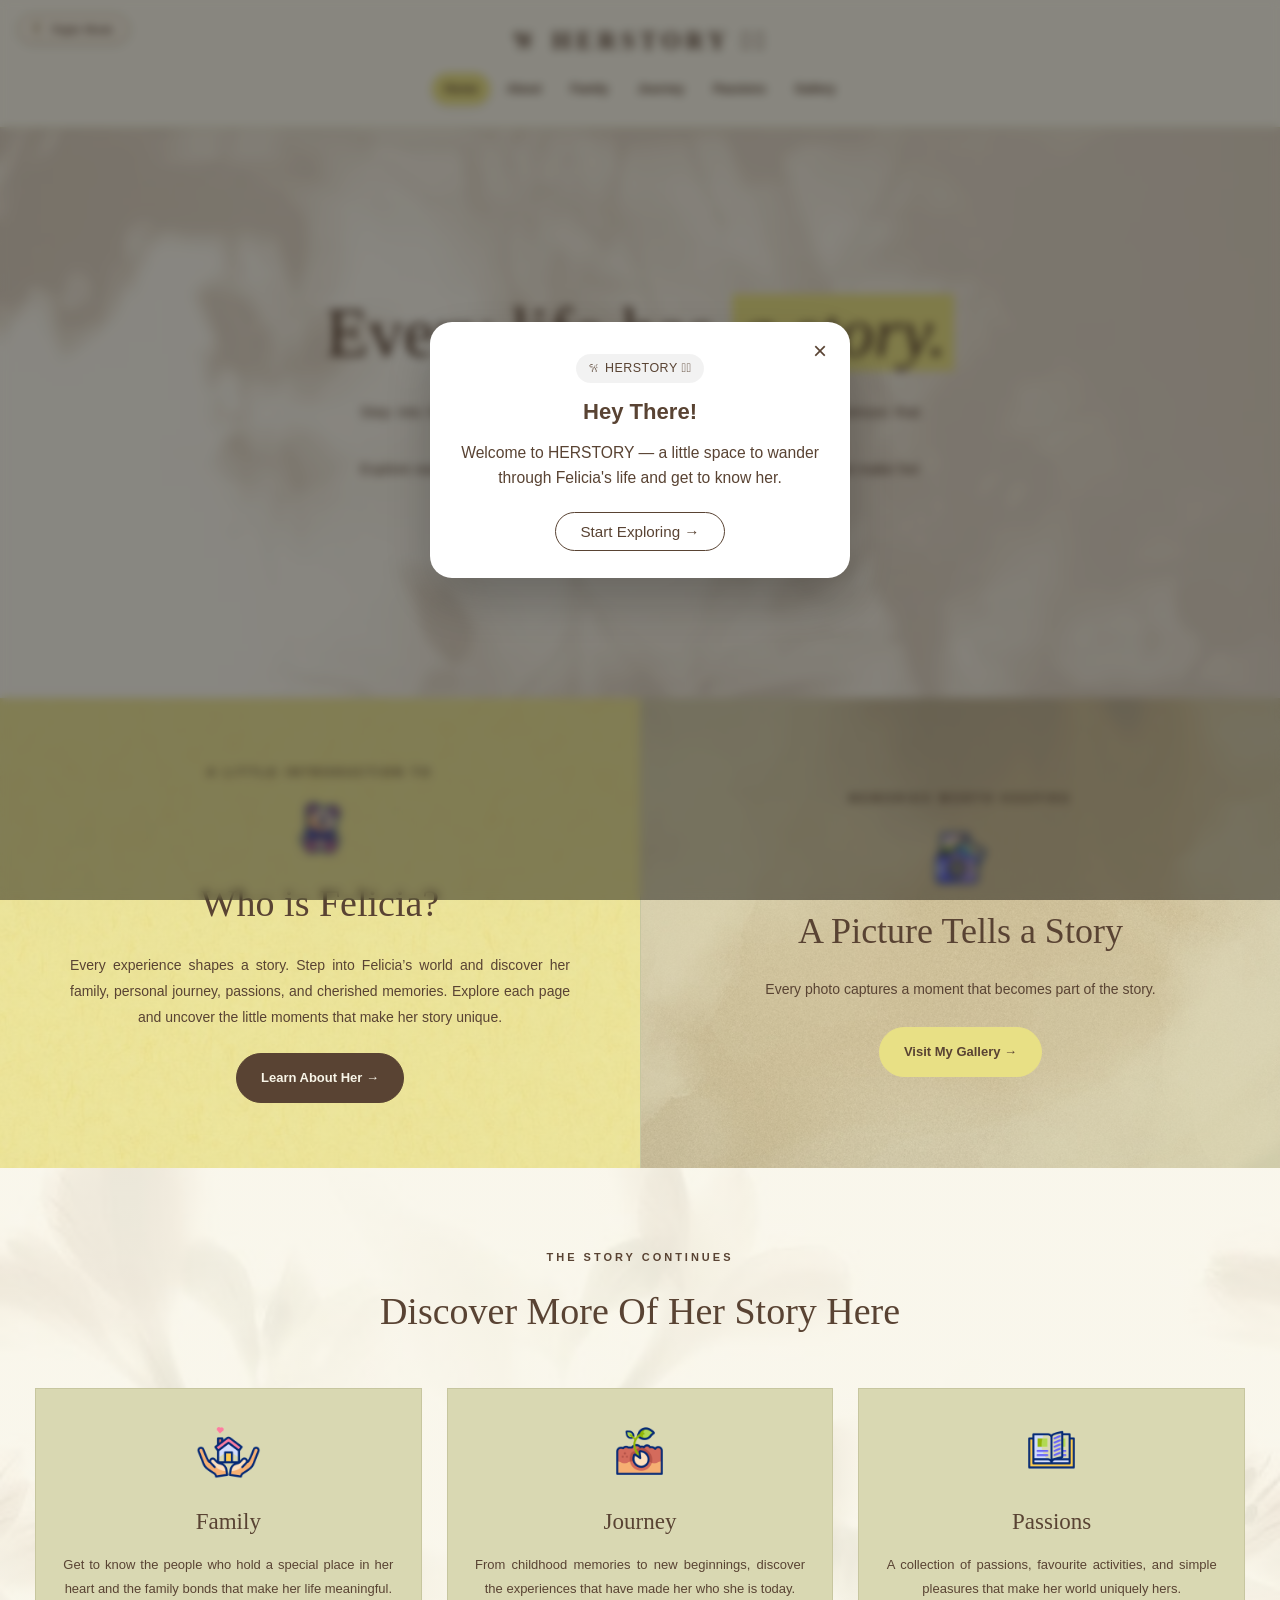
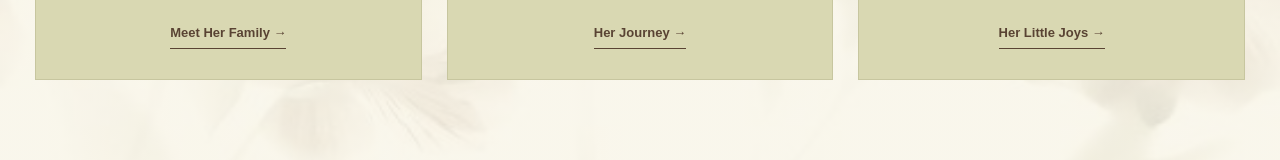
<file: index.html>
<!DOCTYPE html>
<html lang="en">

<head>

    <meta charset="UTF-8">
    <meta name="viewport" content="width=device-width, initial-scale=1.0">

    <title>The Essence of Her | Personal Profile</title>

    <link rel="icon" type="image/png" href="reading.png">

    <!-- PRELOAD SAVED NIGHT MODE -->
    <script>
        try {
            if (localStorage.getItem("herstory_night_mode") === "true") {
                document.documentElement.classList.add("night-mode");
            }
        } catch (error) {
            console.log("Unable to load saved theme.");
        }
    </script>

    <link rel="stylesheet" href="style1.css">

    <style>
        .welcome-popup-overlay {
            display: none;
            position: fixed;
            inset: 0;
            background: rgba(0, 0, 0, 0);
            backdrop-filter: blur(0px);
            z-index: 2000;
            align-items: center;
            justify-content: center;
            padding: 20px;
            transition: background 0.3s ease, backdrop-filter 0.3s ease;
        }

        .welcome-popup-overlay.is-open {
            display: flex;
            background: rgba(0, 0, 0, 0.45);
            backdrop-filter: blur(5px);
        }

        .welcome-popup-card {
            position: relative;
            max-width: 420px;
            width: 100%;
            padding: 30px 26px 26px;
            border-radius: 22px;
            border: 1px solid rgba(255, 255, 255, 0.65);
            background: #ffffff;
            color: inherit;
            box-shadow: 0 22px 50px rgba(0, 0, 0, 0.22);
            text-align: center;
            opacity: 0;
            transform: scale(0.76) translateY(18px);
        }

        .welcome-popup-overlay.is-active .welcome-popup-card {
            opacity: 1;
            animation: popupPopIn 0.48s cubic-bezier(0.34, 1.56, 0.64, 1) forwards;
        }

        .welcome-popup-overlay.is-closing .welcome-popup-card {
            animation: popupPopOut 0.22s ease-in forwards;
        }

        @keyframes popupPopIn {
            0% {
                opacity: 0;
                transform: scale(0.76) translateY(18px);
            }
            65% {
                opacity: 1;
                transform: scale(1.04) translateY(-3px);
            }
            100% {
                opacity: 1;
                transform: scale(1) translateY(0);
            }
        }

        @keyframes popupPopOut {
            0% {
                opacity: 1;
                transform: scale(1) translateY(0);
            }
            100% {
                opacity: 0;
                transform: scale(0.88) translateY(10px);
            }
        }

        html.night-mode .welcome-popup-card,
        body.night-mode .welcome-popup-card {
            background: #1e1e26;
            border-color: rgba(255, 255, 255, 0.14);
        }

        .welcome-popup-badge {
            display: inline-block;
            margin-bottom: 10px;
            padding: 4px 12px;
            border-radius: 999px;
            font-size: 0.78rem;
            letter-spacing: 0.04em;
            background: rgba(0, 0, 0, 0.05);
        }

        html.night-mode .welcome-popup-badge,
        body.night-mode .welcome-popup-badge {
            background: rgba(255, 255, 255, 0.08);
        }

        .welcome-popup-close {
            position: absolute;
            top: 12px;
            right: 14px;
            background: transparent;
            border: none;
            color: inherit;
            font-size: 1.5rem;
            line-height: 1;
            cursor: pointer;
            padding: 4px 8px;
            border-radius: 50%;
            transition: transform 0.2s ease, opacity 0.2s ease;
        }

        .welcome-popup-close:hover {
            transform: scale(1.15);
            opacity: 0.75;
        }

        .welcome-popup-title {
            margin: 0 0 10px;
            font-size: 1.38rem;
        }

        .welcome-popup-text {
            margin: 0 0 22px;
            font-size: 0.98rem;
            line-height: 1.58;
        }

        .welcome-popup-btn {
            cursor: pointer;
            padding: 10px 24px;
            border-radius: 999px;
            border: 1px solid currentColor;
            background: transparent;
            color: inherit;
            font-size: 0.95rem;
            transition: transform 0.2s cubic-bezier(0.34, 1.56, 0.64, 1), opacity 0.2s ease;
        }

        .welcome-popup-btn:hover {
            transform: translateY(-2px) scale(1.03);
        }

        .welcome-popup-btn:active {
            transform: scale(0.96);
        }
    </style>

</head>

<body>

    <!-- WELCOME POPUP NOTIFICATION (INDEX.HTML ONLY) -->
    <div class="welcome-popup-overlay" id="welcomePopup" role="dialog" aria-modal="true" aria-labelledby="welcomePopupTitle">
        <div class="welcome-popup-card">
            <button type="button" class="welcome-popup-close" id="closeWelcomePopupX" aria-label="Close welcome popup">&times;</button>
            <div class="welcome-popup-badge">𐙚 HERSTORY 𓍯𓂃</div>
            <h2 class="welcome-popup-title" id="welcomePopupTitle">Hey There!</h2>
            <p class="welcome-popup-text">
                Welcome to HERSTORY — a little space to wander through Felicia's life and get to know her.
            </p>
            <button type="button" class="welcome-popup-btn" id="closeWelcomePopupBtn">Start Exploring &rarr;</button>
        </div>
    </div>

    <!-- SCROLL PROGRESS INDICATOR -->
    <div id="scroll-progress"></div>

    <!-- DAY / NIGHT MODE TOGGLE BUTTON -->
    <button type="button" class="night-toggle-btn" id="nightToggleBtn" aria-label="Toggle Day or Night Mode">
        <span class="night-icon" id="nightIcon">&#9728;</span>
        <span id="nightLabel">Night Mode</span>
    </button>

    <!-- FALLING FLOWER PETALS -->
    <div class="petal-container"></div>


    <!-- NAVBAR -->
    <header>

        <nav class="navbar">

            <div class="logo">
                𐙚 HERSTORY 𓍯𓂃
            </div>

            <ul class="nav-links">

                <li>
                    <a href="index.html" class="active">
                        Home
                    </a>
                </li>

                <li>
                    <a href="about.html">
                        About
                    </a>
                </li>

                <li>
                    <a href="family.html">
                        Family
                    </a>
                </li>

                <li>
                    <a href="journey.html">
                        Journey
                    </a>
                </li>

                <li>
                    <a href="passion.html">
                        Passions
                    </a>
                </li>

                <li>
                    <a href="gallery.html">
                        Gallery
                    </a>
                </li>

            </ul>

        </nav>

    </header>


    <main>

        <!-- HERO SECTION -->
        <section class="hero">

            <div class="hero-text">

                <h1>
                    Every life has
                    <span>a story.</span>
                </h1>

                <p class="hero-description">
                    Step into her world and discover the people she cherishes,
                    the experiences that shape her, and the little moments
                    that make her who she is.<br>

                    Explore each page, uncover the memories, and discover
                    the chapters that make her story uniquely her own.
                </p>

            </div>

        </section>


        <!-- =========================================
             INTRODUCTION + GALLERY
        ========================================== -->

        <section class="intro-gallery">


            <!-- INTRODUCTION -->

            <div class="introduction">

                <div class="section-label">
                    A little introduction to
                </div>

                <img
                    src="tedy.gif"
                    alt="Animated decoration"
                    class="intro-gif"
                >

                <h2>
                    Who is Felicia?
                </h2>

                <p class="description">
                    Every experience shapes a story. Step into Felicia’s world
                    and discover her family, personal journey, passions, and
                    cherished memories. Explore each page and uncover the
                    little moments that make her story unique.
                </p>

                <a href="about.html" class="button intro-button">
                    Learn About Her &rarr;
                </a>

            </div>


            <!-- GALLERY -->

            <div class="gallery-preview">

                <p class="section-label">
                    Memories worth keeping
                </p>

                <img
                    src="photos.gif"
                    alt="Animated decoration"
                    class="intro-gif"
                >

                <h2>
                    A Picture Tells a Story
                </h2>

                <p>
                    Every photo captures a moment that becomes
                    part of the story.
                </p>

                <a href="gallery.html" class="button">
                    Visit My Gallery &rarr;
                </a>

            </div>


        </section>


        <!-- =========================================
             HIGHLIGHTS
        ========================================== -->

        <section class="highlights">

            <p class="section-label">
                The Story Continues
            </p>

            <h2>
                Discover More Of Her Story Here
            </h2>


            <div class="highlight-grid">


                <!-- FAMILY -->

                <article class="highlight-card">

                    <div class="card-icon">
                        <img src="home.gif" alt="Family decoration">
                    </div>

                    <h3>
                        Family
                    </h3>

                    <p>
                        Get to know the people who hold a special place in
                        her heart and the family bonds that make her life
                        meaningful.
                    </p>

                    <a href="family.html" class="text-link">
                        Meet Her Family &rarr;
                    </a>

                </article>


                <!-- JOURNEY -->

                <article class="highlight-card">

                    <div class="card-icon">
                        <img src="grow.gif" alt="Journey decoration">
                    </div>

                    <h3>
                        Journey
                    </h3>

                    <p>
                        From childhood memories to new beginnings, discover
                        the experiences that have made her who she is today.
                    </p>

                    <a href="journey.html" class="text-link">
                        Her Journey &rarr;
                    </a>

                </article>


                <!-- PASSIONS -->

                <article class="highlight-card">

                    <div class="card-icon">
                        <img src="passion.gif" alt="Passions decoration">
                    </div>

                    <h3>
                        Passions
                    </h3>

                    <p>
                        A collection of passions, favourite activities, and
                        simple pleasures that make her world uniquely hers.
                    </p>

                    <a href="passion.html" class="text-link">
                        Her Little Joys &rarr;
                    </a>

                </article>


            </div>

        </section>

    </main>


    <!-- DAY / NIGHT MODE TOGGLE SCRIPT -->
    <script>
        (function () {
            const toggleBtn = document.getElementById("nightToggleBtn");
            const nightIcon = document.getElementById("nightIcon");
            const nightLabel = document.getElementById("nightLabel");

            function syncThemeButton(isNight) {
                document.documentElement.classList.toggle("night-mode", isNight);
                document.body.classList.toggle("night-mode", isNight);
                if (isNight) {
                    nightIcon.innerHTML = "&#9790;";
                    nightLabel.textContent = "Day Mode";
                } else {
                    nightIcon.innerHTML = "&#9728;";
                    nightLabel.textContent = "Night Mode";
                }
            }

            let isNightMode = false;
            try {
                isNightMode = localStorage.getItem("herstory_night_mode") === "true";
            } catch (error) {
                isNightMode = false;
            }
            syncThemeButton(isNightMode);

            toggleBtn.addEventListener("click", function () {
                isNightMode = !document.documentElement.classList.contains("night-mode");
                syncThemeButton(isNightMode);
                try {
                    localStorage.setItem("herstory_night_mode", String(isNightMode));
                } catch (error) {
                    console.log("Unable to save theme.");
                }
            });
        })();
    </script>

    <!-- WELCOME POPUP SCRIPT -->
    <script>
        (function () {
            const popup = document.getElementById("welcomePopup");
            const closeX = document.getElementById("closeWelcomePopupX");
            const closeBtn = document.getElementById("closeWelcomePopupBtn");
            if (!popup) return;

            function openPopup() {
                popup.classList.remove("is-closing");
                popup.classList.add("is-open");
                requestAnimationFrame(function () {
                    requestAnimationFrame(function () {
                        popup.classList.add("is-active");
                    });
                });
            }

            function hidePopup() {
                if (!popup.classList.contains("is-open") || popup.classList.contains("is-closing")) return;
                popup.classList.remove("is-active");
                popup.classList.add("is-closing");
                setTimeout(function () {
                    popup.classList.remove("is-open", "is-closing");
                }, 220);
            }

            try {
                if (!sessionStorage.getItem("herstory_popup_shown")) {
                    sessionStorage.setItem("herstory_popup_shown", "true");
                    openPopup();
                }
            } catch (error) {
                openPopup();
            }

            if (closeX) closeX.addEventListener("click", hidePopup);
            if (closeBtn) closeBtn.addEventListener("click", hidePopup);

            popup.addEventListener("click", function (event) {
                if (event.target === popup) {
                    hidePopup();
                }
            });
        })();
    </script>

    <!-- JAVASCRIPT -->
    <script src="script.js"></script>

</body>
</html>
</file>
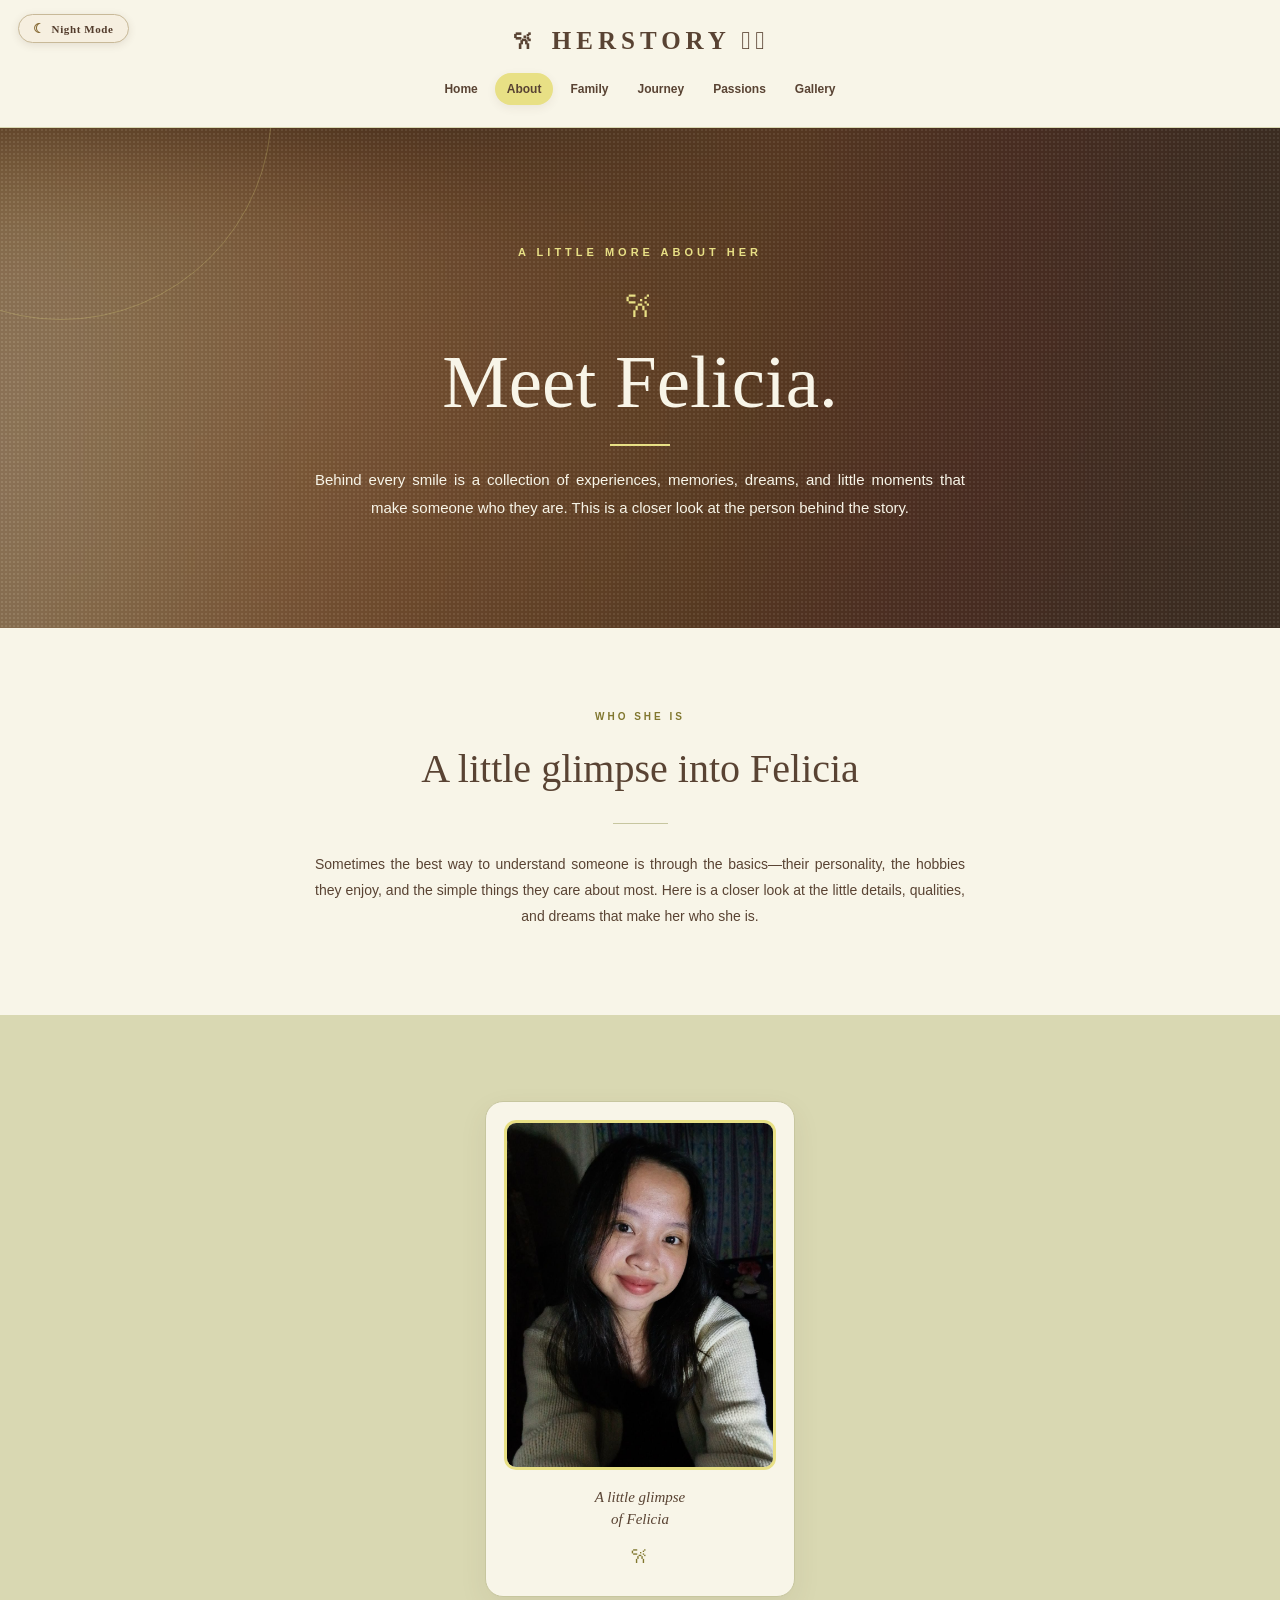
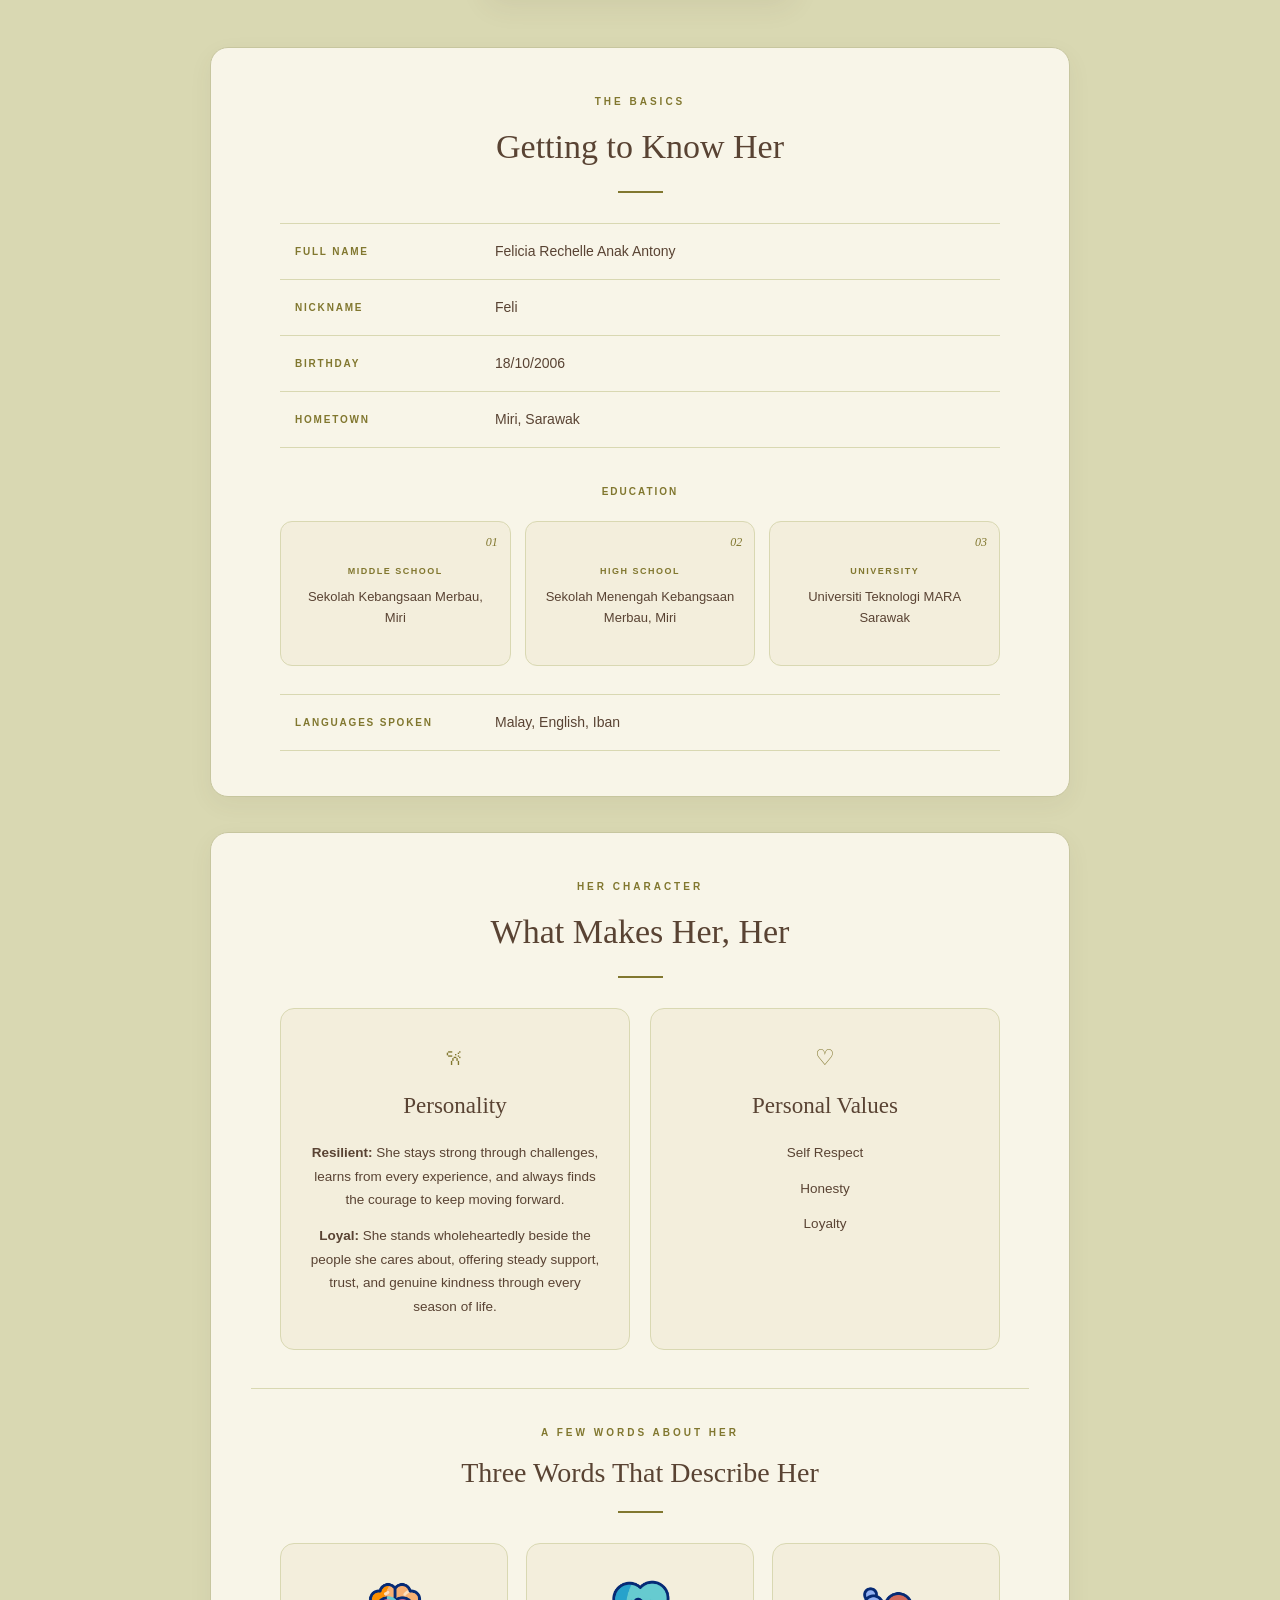
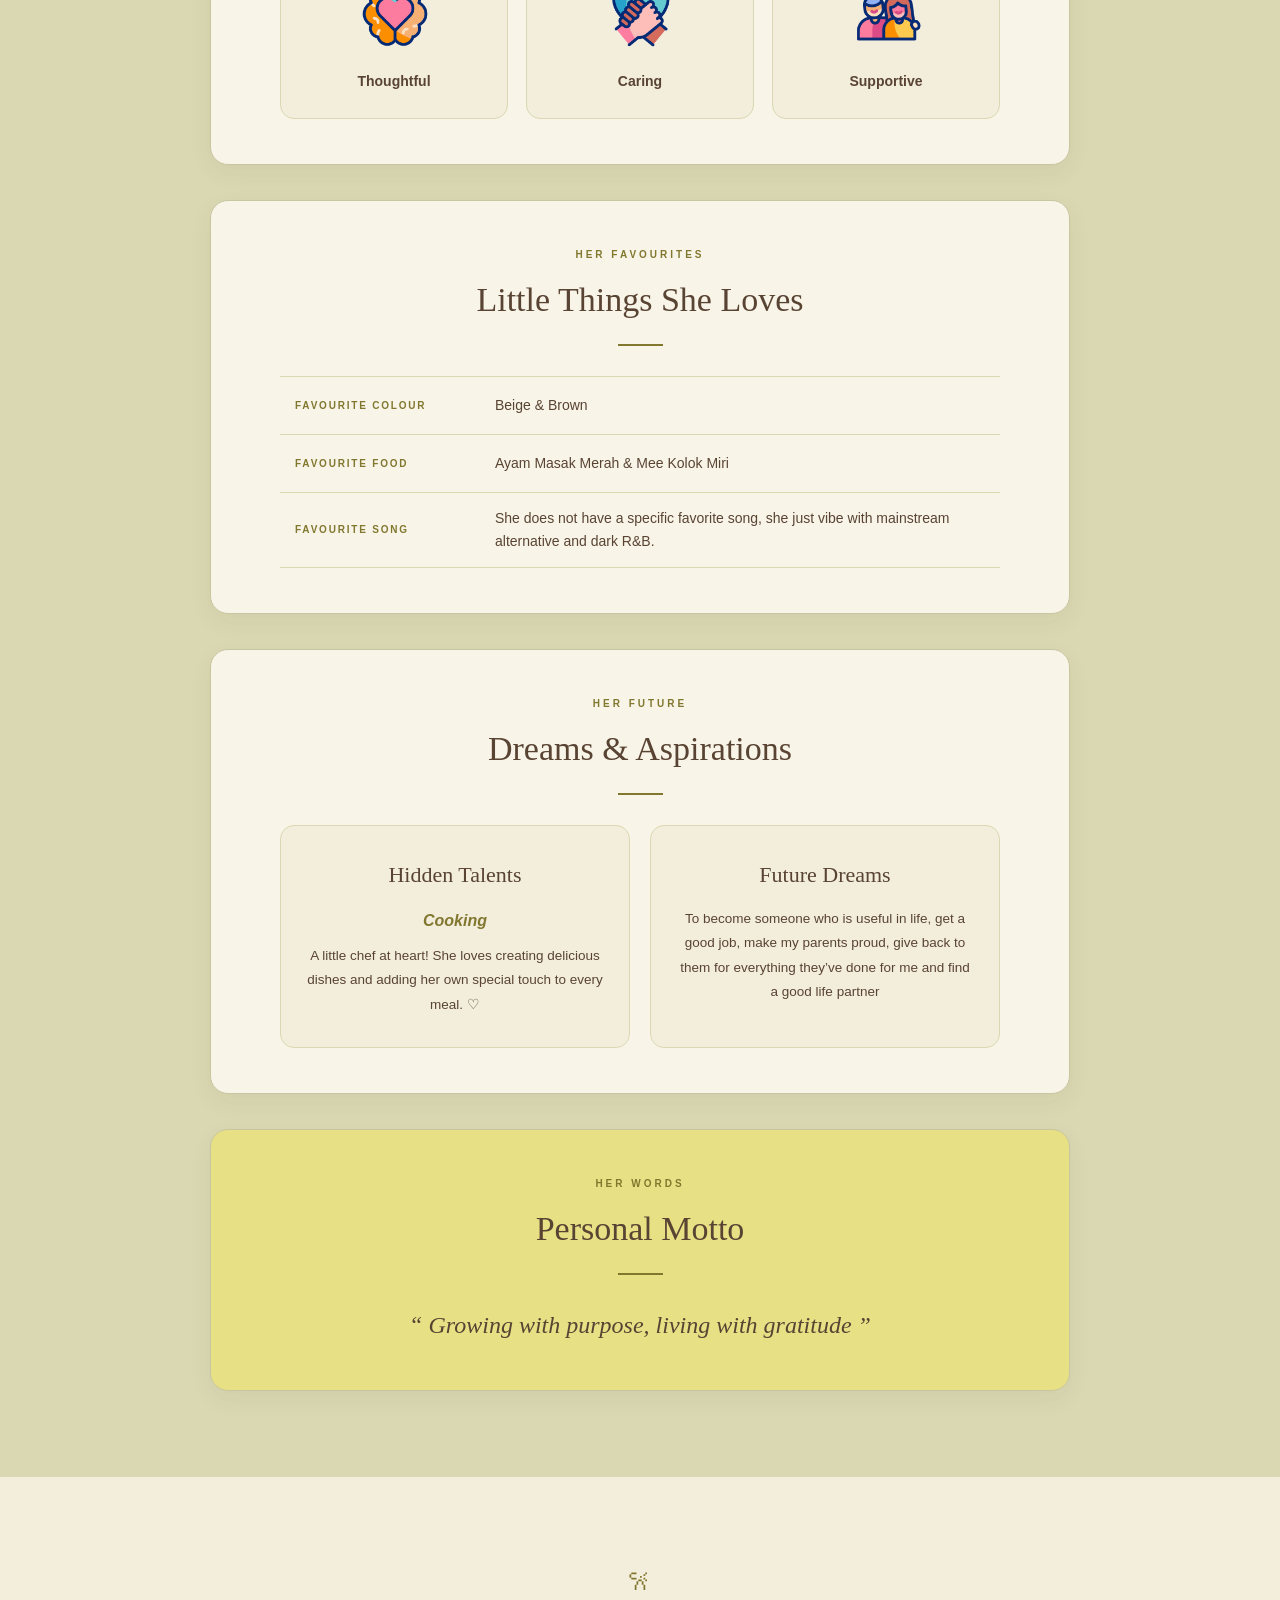
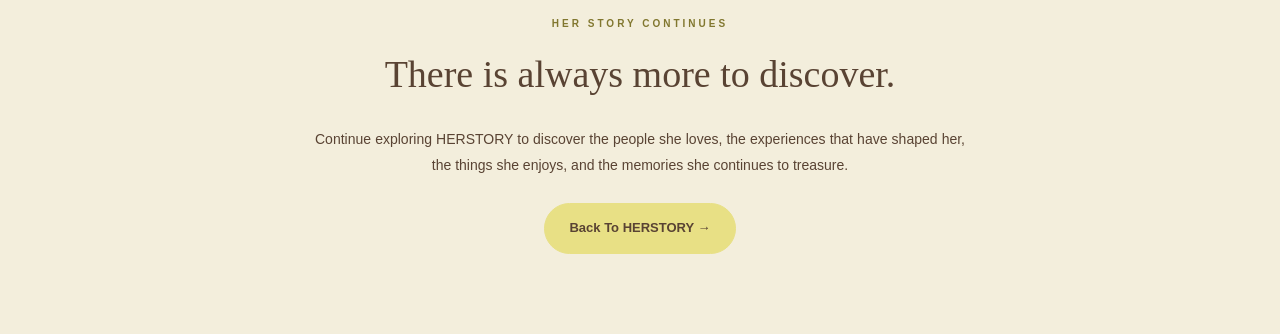
<file: about.html>
<!DOCTYPE html>
<html lang="en">

<head>
    <meta charset="UTF-8">
    <meta name="viewport" content="width=device-width, initial-scale=1.0">

    <title>About | HERSTORY</title>

    <link rel="icon" type="image/png" href="reading.png">

    <!-- PRELOAD SAVED NIGHT MODE -->
    <script>
        try {
            if (localStorage.getItem("herstory_night_mode") === "true") {
                document.documentElement.classList.add("night-mode");
            }
        } catch (error) {
            console.log("Unable to load saved theme.");
        }
    </script>

    <link rel="stylesheet" href="style2.css">
</head>

<body>

<!-- SCROLL PROGRESS INDICATOR -->
    <div id="scroll-progress"></div>

    <div class="petal-container"></div>

    <header>
        <nav class="navbar">

            <div class="logo">
                𐙚 HERSTORY 𓍯𓂃
            </div>

            <ul class="nav-links">
                <li><a href="index.html">Home</a></li>
                <li><a href="about.html" class="active">About</a></li>
                <li><a href="family.html">Family</a></li>
                <li><a href="journey.html">Journey</a></li>
                <li><a href="passion.html">Passions</a></li>
                <li><a href="gallery.html">Gallery</a></li>
            </ul>

        </nav>
    </header>

    <main>

        <!-- ABOUT HERO -->

        <section class="about-hero">

            <div class="about-hero-content">

                <p class="about-small-title">
                    A LITTLE MORE ABOUT HER
                </p>

                <div class="about-flower">𐙚</div>

                <h1>Meet Felicia.</h1>

                <div class="about-line"></div>

                <p>
                    Behind every smile is a collection of experiences,
                    memories, dreams, and little moments that make someone
                    who they are. This is a closer look at the person
                    behind the story.
                </p>

            </div>

        </section>


        <!-- WHO IS SHE -->

        <section class="who-is-she">

            <div class="who-is-she-content">

                <p class="section-label">WHO SHE IS</p>

                <h2>A little glimpse into Felicia</h2>

                <div class="editorial-line"></div>

                <p>
                    Sometimes the best way to understand someone is through the basics—their personality, 
                    the hobbies they enjoy, and the simple things they care about most.
                    Here is a closer look at the little details,
                    qualities, and dreams that make her who she is.
                </p>

            </div>

        </section>


        <!-- PROFILE INFORMATION -->

        <section class="profile-information">

            <div class="profile-layout">

                <!-- FELICIA'S PHOTO -->

                <aside class="profile-photo">

                    <div class="photo-frame">
                        <img src="felicia.jpeg" alt="Felicia">
                    </div>

                    <p>
                        A little glimpse<br>
                        of Felicia
                    </p>

                    <span>𐙚</span>

                </aside>


                <!-- PROFILE DETAILS -->

                <div class="profile-details">

                    <!-- HER BASICS -->

                    <section class="profile-category">

                        <p class="section-label">THE BASICS</p>

                        <h2>Getting to Know Her</h2>

                        <div class="category-line"></div>

                        <div class="basic-information">

                            <div class="information-row">
                                <span>Full Name</span>
                                <p>Felicia Rechelle Anak Antony</p>
                            </div>

                            <div class="information-row">
                                <span>Nickname</span>
                                <p>Feli</p>
                            </div>

                            <div class="information-row">
                                <span>Birthday</span>
                                <p>18/10/2006</p>
                            </div>

                            <div class="information-row">
                                <span>Hometown</span>
                                <p>Miri, Sarawak</p>
                            </div>

                            <!-- EDUCATION -->

                            <div class="education-section">

                                <div class="education-heading">
                                    <span>Education</span>
                                </div>

                                <div class="education-details">

                                    <div class="education-card">
                                        <span class="education-number">01</span>
                                        <small>Middle School</small>
                                        <p>Sekolah Kebangsaan Merbau, Miri</p>
                                    </div>

                                    <div class="education-card">
                                        <span class="education-number">02</span>
                                        <small>High School</small>
                                        <p>Sekolah Menengah Kebangsaan Merbau, Miri</p>
                                    </div>

                                    <div class="education-card">
                                        <span class="education-number">03</span>
                                        <small>University</small>
                                        <p>Universiti Teknologi MARA Sarawak</p>
                                    </div>

                                </div>

                            </div>

                            <div class="information-row">
                                <span>Languages Spoken</span>
                                <p>Malay, English, Iban</p>
                            </div>

                        </div>

                    </section>


                    <!-- HER CHARACTER -->

                    <section class="profile-category">

                        <p class="section-label">HER CHARACTER</p>

                        <h2>What Makes Her, Her</h2>

                        <div class="category-line"></div>

                        <div class="character-information">

                            <!-- PERSONALITY -->

                            <div class="character-card">

                                <div class="character-card-icon">𐙚</div>

                                <h3>Personality</h3>

                                <ul class="character-list">

                                    <li>
                                        <strong>Resilient:</strong>
                                        She stays strong through challenges,
                                        learns from every experience, and
                                        always finds the courage to keep
                                        moving forward.
                                    </li>

                                    <li>
                                        <strong>Loyal:</strong>
                                        She stands wholeheartedly beside the people she cares about,
                                        offering steady support, trust, and genuine kindness through
                                        every season of life.
                                    </li>

                                </ul>

                            </div>


                            <!-- PERSONAL VALUES -->

                            <div class="character-card">

                                <div class="character-card-icon">♡</div>

                                <h3>Personal Values</h3>

                                <ul class="character-list">
                                    <li>Self Respect</li>
                                    <li>Honesty</li>
                                    <li>Loyalty</li>
                                </ul>

                            </div>

                        </div>


                        <!-- THREE WORDS ABOUT HER -->

                        <section class="profile-category three-words-section">

                            <p class="section-label">
                                A FEW WORDS ABOUT HER
                            </p>

                            <h2>Three Words That Describe Her</h2>

                            <div class="category-line"></div>

                            <div class="three-words-list">

                                <div class="word-card">
                                    <img src="thoughtful.gif" alt="Thoughtful GIF">
                                    <p>Thoughtful</p>
                                </div>

                                <div class="word-card">
                                    <img src="caring.gif" alt="Caring GIF">
                                    <p>Caring</p>
                                </div>

                                <div class="word-card">
                                    <img src="supportive.gif" alt="Supportive GIF">
                                    <p>Supportive</p>
                                </div>

                            </div>

                        </section>

                    </section>


                    <!-- HER FAVOURITES -->

                    <section class="profile-category">

                        <p class="section-label">HER FAVOURITES</p>

                        <h2>Little Things She Loves</h2>

                        <div class="category-line"></div>

                        <div class="favourites-list">

                            <div class="favourite-row">
                                <span>Favourite Colour</span>
                                <p>Beige &amp; Brown</p>
                            </div>

                            <div class="favourite-row">
                                <span>Favourite Food</span>
                                <p>Ayam Masak Merah &amp; Mee Kolok Miri</p>
                            </div>

                            <div class="favourite-row">
                                <span>Favourite Song</span>
                                <p>
                                    She does not have a specific favorite song,
                                    she just vibe with mainstream alternative
                                    and dark R&amp;B.
                                </p>
                            </div>

                        </div>

                    </section>


                    <!-- HER FUTURE -->

                    <section class="profile-category">

                        <p class="section-label">HER FUTURE</p>

                        <h2>Dreams &amp; Aspirations</h2>

                        <div class="category-line"></div>

                        <div class="future-list">

                            <div class="future-item">

                                <h3>Hidden Talents</h3>

                                <p>
                                    <i><strong>Cooking</strong></i>
                                </p>

                                <p>
                                    A little chef at heart! She loves creating
                                    delicious dishes and adding her own
                                    special touch to every meal. ♡
                                </p>

                            </div>


                            <div class="future-item">

                                <h3>Future Dreams</h3>

                                <p>
                                    To become someone who is useful in life,
                                    get a good job, make my parents proud,
                                    give back to them for everything they’ve
                                    done for me and find a good life partner
                                </p>

                            </div>

                        </div>

                    </section>


                    <!-- PERSONAL MOTTO -->

                    <section class="profile-category motto-area">

                        <p class="section-label">HER WORDS</p>

                        <h2>Personal Motto</h2>

                        <div class="category-line"></div>

                        <p class="motto">
                            “ Growing with purpose, living with gratitude ”
                        </p>

                    </section>

                </div>

            </div>

        </section>

        <!-- CLOSING -->

        <section class="about-closing">

            <div class="about-closing-content">

                <span class="closing-icon">𐙚</span>

                <p class="section-label">HER STORY CONTINUES</p>

                <h2>There is always more to discover.</h2>

                <p>
                    Continue exploring HERSTORY to discover the people
                    she loves, the experiences that have shaped her,
                    the things she enjoys, and the memories she
                    continues to treasure.
                </p>

                <a href="index.html" class="about-button">
                    Back To HERSTORY &rarr;
                </a>

            </div>

        </section>

    </main>


    <!-- FALLING FLOWER PETALS -->

    <script>
        (function () {
            const container = document.querySelector(".petal-container");
            if (!container) return;

            const petalCount = 16;
            const symbols = ["❀", "✿", "❁"];

            for (let i = 0; i < petalCount; i++) {
                const petal = document.createElement("span");

                petal.className = "petal";
                petal.textContent = symbols[i % symbols.length];
                petal.style.left = Math.random() * 100 + "%";
                petal.style.fontSize = (13 + Math.random() * 8) + "px";
                petal.style.animationDuration = (8 + Math.random() * 7) + "s";
                petal.style.animationDelay = (Math.random() * 8) + "s";
                petal.style.setProperty("--drift", (Math.random() * 100 - 50) + "px");

                container.appendChild(petal);
            }
        })();
    </script>

    <script src="script.js"></script>

</body>
</html>
</file>
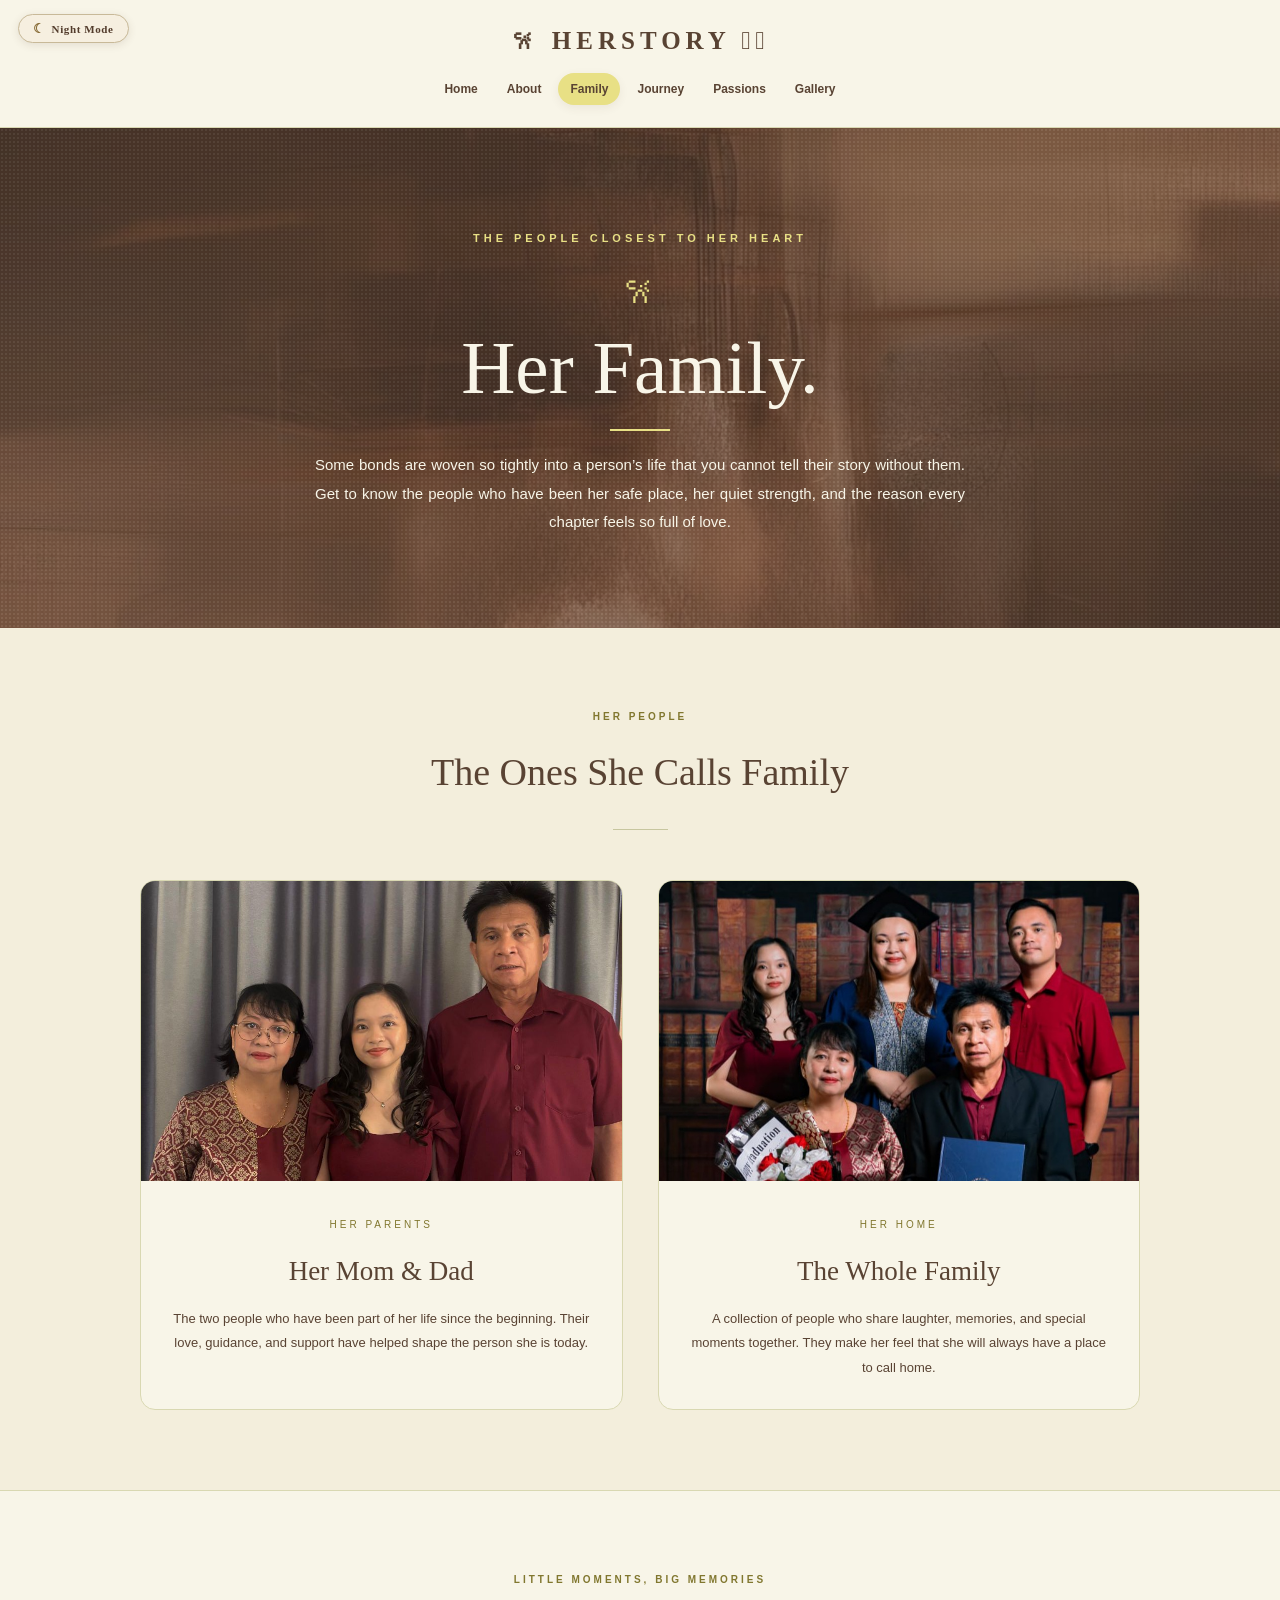
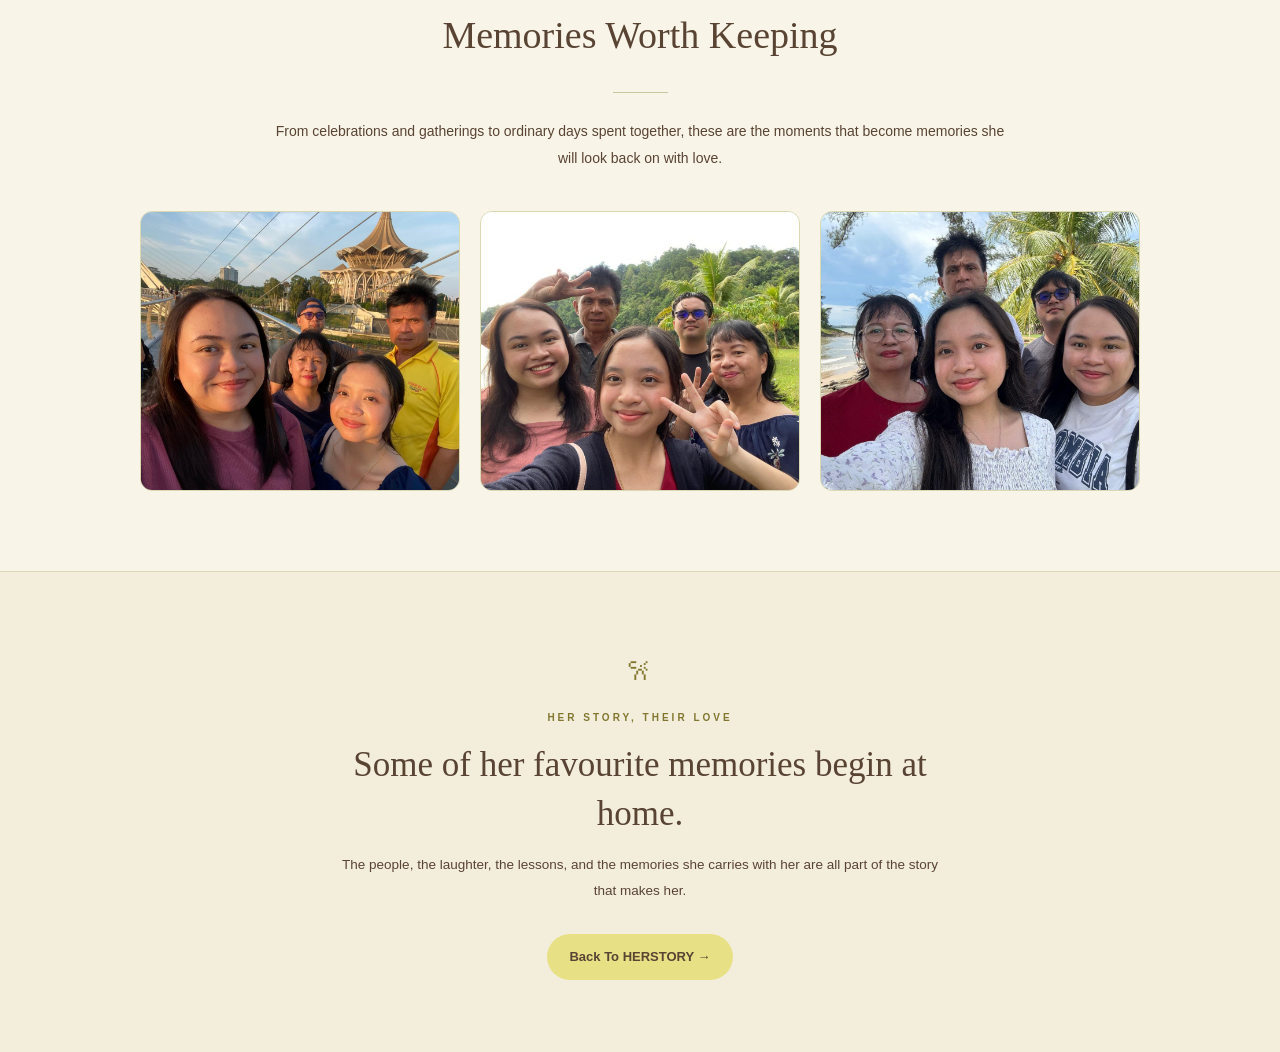
<file: family.html>
<!DOCTYPE html>
<html lang="en">

<head>
    <meta charset="UTF-8">
    <meta name="viewport" content="width=device-width, initial-scale=1.0">

    <title>Family | HERSTORY</title>

    <link rel="icon" type="image/png" href="reading.png">

    <!-- PRELOAD SAVED NIGHT MODE -->
    <script>
        try {
            if (localStorage.getItem("herstory_night_mode") === "true") {
                document.documentElement.classList.add("night-mode");
            }
        } catch (error) {
            console.log("Unable to load saved theme.");
        }
    </script>

    <link rel="stylesheet" href="style3.css">

    <style>
        * {
            margin: 0;
            padding: 0;
            box-sizing: border-box;
        }

        html,
        body {
            background-color: #F8F5E8;
            overscroll-behavior-y: none;
            overflow-x: clip;
            max-width: 100%;
        }

        .petal-container {
            position: fixed;
            inset: 0;
            overflow: hidden;
            pointer-events: none;
            z-index: 2;
        }

        .petal {
            position: absolute;
            top: -30px;
            color: #B9A58A;
            opacity: 0.65;
            animation: fallingPetals linear infinite;
        }

        @keyframes fallingPetals {
            0% {
                transform: translateY(-30px) rotate(0deg);
                opacity: 0;
            }

            15% {
                opacity: 0.65;
            }

            85% {
                opacity: 0.5;
            }

            100% {
                transform: translateY(110vh) rotate(360deg);
                opacity: 0;
            }
        }

        @media (max-width: 650px) {
            .family-memory-gallery {
                display: grid;
                grid-template-columns: repeat(2, minmax(0, 1fr));
                gap: 12px;
                justify-items: center;
            }

            .family-memory-photo {
                width: 100%;
            }

            .family-memory-photo:nth-child(3) {
                grid-column: 1 / -1;
                justify-self: center;
                max-width: 65%;
            }
        }
    </style>
</head>

<body>

<!-- SCROLL PROGRESS INDICATOR -->
    <div id="scroll-progress"></div>

    <div class="petal-container"></div>

    <!-- NAVBAR -->
    <header>
        <nav class="navbar">

            <div class="logo">
                𐙚 HERSTORY 𓍯𓂃
            </div>

            <ul class="nav-links">
                <li><a href="index.html">Home</a></li>
                <li><a href="about.html">About</a></li>
                <li><a href="family.html" class="active">Family</a></li>
                <li><a href="journey.html">Journey</a></li>
                <li><a href="passion.html">Passions</a></li>
                <li><a href="gallery.html">Gallery</a></li>
            </ul>

        </nav>
    </header>


    <main>

        <!-- FAMILY HERO -->
        <section class="family-hero">

            <div class="family-hero-content">

                <p class="family-small-title">
                    THE PEOPLE CLOSEST TO HER HEART
                </p>

                <div class="family-flower">
                    𐙚
                </div>

                <h1>
                    Her Family.
                </h1>

                <div class="family-line"></div>

                <p>
                    Some bonds are woven so tightly into a person’s life that you cannot tell their story without them. 
                    Get to know the people who have been her safe place, her quiet strength, and the reason every 
                    chapter feels so full of love.
                </p>

            </div>

        </section>


        <!-- FAMILY MEMBERS -->
        <section class="family-members-section">

            <div class="family-members-heading">

                <p class="section-label">
                    HER PEOPLE
                </p>

                <h2>
                    The Ones She Calls Family
                </h2>

                <div class="family-editorial-line"></div>

            </div>


            <div class="family-members-grid">

                <!-- FELICIA AND HER PARENTS -->
                <div class="family-member-card">

                    <div class="family-member-image">

                        <img src="parents.jpg" alt="Felicia with her parents">

                    </div>

                    <div class="family-member-content">

                        <span class="family-member-label">
                            HER PARENTS
                        </span>

                        <h3>
                            Her Mom &amp; Dad
                        </h3>

                        <p>
                            The two people who have been part of
                            her life since the beginning. Their
                            love, guidance, and support have helped
                            shape the person she is today.
                        </p>

                    </div>

                </div>


                <!-- THE WHOLE FAMILY -->
                <div class="family-member-card">

                    <div class="family-member-image">

                        <img src="fams.jpg" alt="Felicia with her whole family">

                    </div>

                    <div class="family-member-content">

                        <span class="family-member-label">
                            HER HOME
                        </span>

                        <h3>
                            The Whole Family
                        </h3>

                        <p>
                            A collection of people who share
                            laughter, memories, and special moments
                            together. They make her feel that
                            she will always have a place to call home.
                        </p>

                    </div>

                </div>

            </div>

        </section>


        <!-- FAMILY MEMORIES -->
        <section class="family-memories">

            <div class="family-memories-content">

                <p class="section-label">
                    LITTLE MOMENTS, BIG MEMORIES
                </p>

                <h2>
                    Memories Worth Keeping
                </h2>

                <div class="family-editorial-line"></div>

                <p>
                    From celebrations and gatherings to ordinary
                    days spent together, these are the moments
                    that become memories she will look back on
                    with love.
                </p>

            </div>


            <div class="family-memory-gallery">

                <div class="family-memory-photo">
                    <img src="memo1.jpeg" alt="Family memory one">
                </div>

                <div class="family-memory-photo">
                    <img src="memo2.jpeg" alt="Family memory two">
                </div>

                <div class="family-memory-photo">
                    <img src="memo3.jpeg" alt="Family memory three">
                </div>

            </div>

        </section>


        <!-- CLOSING -->
        <section class="family-closing">

            <div class="family-closing-content">

                <span class="closing-icon">
                    𐙚
                </span>

                <p class="section-label">
                    HER STORY, THEIR LOVE
                </p>

                <h2>
                    Some of her favourite memories
                    begin at home.
                </h2>

                <p>
                    The people, the laughter, the lessons,
                    and the memories she carries with her
                    are all part of the story that makes her.
                </p>

                <a href="index.html" class="family-button">
                    Back To HERSTORY &rarr;
                </a>

            </div>

        </section>

    </main>


       <script>
        (function () {
            const container = document.querySelector(".petal-container");
            if (!container) return;

            const petalCount = 16;
            const symbols = ["❀", "✿", "❁"];

            for (let i = 0; i < petalCount; i++) {
                const petal = document.createElement("span");
                petal.className = "petal";
                petal.textContent = symbols[i % symbols.length];
                petal.style.left = Math.random() * 100 + "%";
                petal.style.fontSize = (13 + Math.random() * 8) + "px";
                petal.style.animationDuration = (8 + Math.random() * 7) + "s";
                petal.style.animationDelay = (Math.random() * 8) + "s";
                container.appendChild(petal);
            }
        })();
    </script>

    <script src="script.js"></script>

</body>

</html>
</file>
<file: style1.css>
/* =========================================
   BASE, HEADER & FOOTER
========================================= */

* {
    margin: 0;
    padding: 0;
    box-sizing: border-box;
}

html {
    scroll-behavior: smooth;
    background-color: #F8F5E8;
    overscroll-behavior-y: none;
}

body {
    font-family: Arial, Helvetica, sans-serif;
    background-color: #F8F5E8;
    color: #594333;
    line-height: 1.7;
    text-align: center;
    padding-top: 108px;
    overflow-x: clip;
    max-width: 100%;
    transition: background-color 0.2s ease, color 0.2s ease;
}

a {
    color: #594333;
    text-decoration: none;
}


/* =========================================
   WELCOME BANNER (INDEX.HTML ONLY)
========================================= */

#welcome-banner {
    display: none;
    background-color: #E8E085;
    color: #594333;
    border-bottom: 1px solid #D9D8B2;
    text-align: center;
    padding: 8px 36px;
    font-size: 12px;
    font-weight: bold;
    position: relative;
    z-index: 1001;
    transition: background-color 0.2s ease, color 0.2s ease, border-color 0.2s ease;
}

#close-welcome-banner {
    position: absolute;
    right: 14px;
    top: 50%;
    transform: translateY(-50%);
    background: none;
    border: none;
    color: #594333;
    font-size: 16px;
    line-height: 1;
    cursor: pointer;
    transition: color 0.2s ease, opacity 0.2s ease;
}

#close-welcome-banner:hover {
    opacity: 0.7;
}


/* =========================================
   HEADER & NAVIGATION
========================================= */

header {
    background-color: #F8F5E8;
    border-bottom: 1px solid #D9D8B2;
    position: fixed;
    top: 0;
    left: 0;
    width: 100%;
    z-index: 1000;
    transition: background-color 0.2s ease, border-color 0.2s ease;
}

.navbar {
    max-width: 1200px;
    margin: auto;
    padding: 20px 30px;
    display: flex;
    flex-direction: column;
    justify-content: center;
    align-items: center;
    gap: 8px;
}

.logo {
    font-family: Georgia, "Times New Roman", serif;
    font-size: 25px;
    font-weight: bold;
    margin-bottom: 0;
    letter-spacing: 5px;
    color: #594333;
    transition: color 0.25s ease;
}

.logo span {
    color: #81772F;
}

.logo:hover {
    color: #81772F;
}

.nav-links {
    display: flex;
    align-items: center;
    justify-content: center;
    gap: 5px;
    list-style: none;
    flex-wrap: wrap;
    padding: 2px;
}

.nav-links a {
    display: block;
    padding: 6px 12px;
    border-radius: 30px;
    font-size: 12px;
    font-weight: bold;
    color: #594333;
    transition:
        background-color 0.25s ease,
        color 0.25s ease,
        transform 0.25s ease;
}

.nav-links a:hover {
    background-color: #D9D8B2;
    color: #594333;
    transform: translateY(-2px);
}

.nav-links a.active {
    background-color: #E8E085;
    color: #594333;
    box-shadow: 0 3px 10px rgba(89, 67, 51, 0.08);
}


/* =========================================
   FOOTER
========================================= */

footer {
    background-color: #594333;
    color: #F8F5E8;
    text-align: center;
    padding: 28px 20px;
    transition: background-color 0.2s ease, color 0.2s ease, border-color 0.2s ease;
}

footer p {
    max-width: 750px;
    margin: 8px auto;
    font-size: 12px;
    line-height: 1.8;
    text-align: center;
}

footer a {
    color: #E8E085;
    transition: opacity 0.25s ease;
}

footer a:hover {
    opacity: 0.7;
}


/* =========================================
   HOME PAGE - HERO
========================================= */

.hero {
    width: 100%;
    max-width: none;
    min-height: 590px;
    margin: auto;
    padding: 75px 35px;
    display: flex;
    justify-content: center;
    align-items: center;
    position: relative;
    overflow: hidden;
    background-image:
        linear-gradient(
            rgba(248, 245, 232, 0.72),
            rgba(248, 245, 232, 0.72)
        ),
        url("bunga.jpg");
    background-size: cover;
    background-position: center;
    background-repeat: repeat;
}

.hero-text {
    position: relative;
    z-index: 2;
    max-width: 650px;
    margin: auto;
    text-align: center;
}

.hero h1 {
    font-family: Georgia, "Times New Roman", serif;
    font-size: clamp(44px, 5.5vw, 70px);
    line-height: 1.12;
    font-weight: normal;
    margin-bottom: 25px;
    text-align: center;
}

.hero h1 span {
    background-color: #E8E085;
    color: #594333;
    padding: 0 8px;
    font-style: italic;
    box-decoration-break: clone;
    -webkit-box-decoration-break: clone;
}

.hero-description {
    max-width: 560px;
    margin: auto;
    font-size: 15px;
    line-height: 1.9;
    text-align: justify;
    text-align-last: center;
}


/* =========================================
   INTRODUCTION + GALLERY
========================================= */

.intro-gallery {
    max-width: 100%;
    display: grid;
    grid-template-columns: 1fr 1fr;
    align-items: stretch;
    background-color: #E8E085;
    text-align: center;
}

.introduction {
    background-image:
        linear-gradient(
            rgba(232, 224, 133, 0.75),
            rgba(232, 224, 133, 0.75)
        ),
        url("yellow.jpg");
    background-size: cover;
    background-position: center;
    background-repeat: no-repeat;
    padding: 65px 50px;
    text-align: center;
    display: flex;
    flex-direction: column;
    justify-content: center;
    align-items: center;
}

.introduction .section-label {
    font-size: 11px;
    font-weight: bold;
    letter-spacing: 3px;
    text-transform: uppercase;
    margin-bottom: 8px;
    text-align: center;
}

.intro-gif {
    width: 70px;
    height: 70px;
    object-fit: contain;
    display: block;
    margin: 3px auto 8px;
}

.introduction h2 {
    font-family: Georgia, "Times New Roman", serif;
    font-size: 38px;
    font-weight: normal;
    margin-bottom: 18px;
    text-align: center;
}

.introduction p.description {
    max-width: 500px;
    margin: 0 auto 22px;
    font-size: 14px;
    line-height: 1.85;
    text-align: justify;
    text-align-last: center;
}

.intro-button {
    background-color: #594333 !important;
    border: 1px solid #594333 !important;
    color: #F8F5E8 !important;
}

.intro-button:hover {
    background-color: #D6CE62 !important;
    border: 1px solid #D6CE62 !important;
    color: #594333 !important;
    transform: translateY(-2px);
}

.text-link {
    display: inline-block;
    font-size: 13px;
    font-weight: bold;
    border-bottom: 1px solid #594333;
    padding-bottom: 4px;
    transition:
        opacity 0.25s ease,
        transform 0.25s ease,
        border-color 0.25s ease;
}

.text-link:hover {
    opacity: 0.7;
    transform: translateY(-2px);
}

.gallery-preview {
    background-image:
        linear-gradient(
            rgba(217, 216, 178, 0.75),
            rgba(217, 216, 178, 0.75)
        ),
        url("white.jpg");
    background-size: cover;
    background-position: center;
    background-repeat: no-repeat;
    padding: 65px 50px;
    text-align: center;
    display: flex;
    flex-direction: column;
    justify-content: center;
    align-items: center;
    border-left: 1px solid #C7C69F;
}

.gallery-preview .section-label {
    font-size: 11px;
    font-weight: bold;
    letter-spacing: 3px;
    text-transform: uppercase;
    margin-bottom: 12px;
    text-align: center;
}

.gallery-preview h2 {
    font-family: Georgia, "Times New Roman", serif;
    font-size: 36px;
    font-weight: normal;
    margin-bottom: 15px;
    text-align: center;
}

.gallery-preview p:not(.section-label) {
    max-width: 450px;
    margin: 0 auto 25px;
    font-size: 14px;
    line-height: 1.8;
    text-align: justify;
    text-align-last: center;
}


/* =========================================
   BUTTONS
========================================= */

.button {
    display: inline-block;
    background-color: #E8E085;
    border: 1px solid #E8E085;
    border-radius: 30px;
    padding: 13px 24px;
    font-size: 13px;
    font-weight: bold;
    color: #594333;
    transition:
        background-color 0.25s ease,
        border-color 0.25s ease,
        color 0.25s ease,
        transform 0.25s ease;
    text-align: center;
}

.button:hover {
    background-color: #594333;
    border-color: #594333;
    color: #F8F5E8;
    transform: translateY(-2px);
}


/* =========================================
   HIGHLIGHTS
========================================= */

.highlights {
    width: 100%;
    max-width: none;
    margin: auto;
    padding: 80px 35px;
    text-align: center;
    background-image:
        linear-gradient(
            rgba(248, 245, 232, 0.80),
            rgba(248, 245, 232, 0.80)
        ),
        url("flower.jpg");
    background-size: cover;
    background-position: center;
    background-repeat: no-repeat;
}

.highlights h2 {
    font-family: Georgia, "Times New Roman", serif;
    font-size: 38px;
    font-weight: normal;
    margin-bottom: 20px;
    text-align: center;
}

.section-label {
    font-size: 11px;
    font-weight: bold;
    letter-spacing: 3px;
    text-transform: uppercase;
    margin-bottom: 12px;
    text-align: center;
}

.highlight-grid {
    display: grid;
    grid-template-columns: repeat(3, 1fr);
    gap: 25px;
    margin-top: 45px;
    text-align: center;
}

.highlight-card {
    background-color: #D9D8B2;
    padding: 30px 25px;
    border: 1px solid #C7C69F;
    display: flex;
    flex-direction: column;
    align-items: center;
    text-align: center;
    transition:
        background-color 0.25s ease,
        border-color 0.25s ease,
        transform 0.25s ease,
        box-shadow 0.25s ease;
}

.highlight-card:hover {
    transform: translateY(-5px);
    box-shadow: 0 12px 25px rgba(89, 67, 51, 0.10);
}

.card-icon {
    width: 65px;
    height: 65px;
    margin: 0 auto 18px;
    display: flex;
    justify-content: center;
    align-items: center;
}

.card-icon img {
    width: 65px;
    height: 65px;
    object-fit: contain;
    display: block;
}

.highlight-card h3 {
    font-family: Georgia, "Times New Roman", serif;
    font-size: 23px;
    font-weight: normal;
    margin-bottom: 12px;
    text-align: center;
}

.highlight-card p {
    max-width: 330px;
    margin: 0 auto 22px;
    font-size: 13px;
    line-height: 1.8;
    text-align: justify;
    text-align-last: center;
}


/* =========================================
   SCROLL PROGRESS INDICATOR
========================================= */

#scroll-progress {
    position: fixed;
    top: 0;
    left: 0;
    height: 4px;
    width: 0%;
    background-color: #81772F;
    z-index: 10000;
}


/* =========================================
   FALLING FLOWER PETALS
========================================= */

.petal-container {
    position: fixed;
    inset: 0;
    overflow: hidden;
    pointer-events: none;
    z-index: 2;
}

.petal {
    position: absolute;
    top: -30px;
    color: #B9A58A;
    opacity: 0.65;
    animation: flowerSnow linear infinite;
    pointer-events: none;
    will-change: transform;
}

@keyframes flowerSnow {

    0% {
        transform: translate3d(0, -30px, 0) rotate(0deg);
    }

    25% {
        transform: translate3d(
            calc(var(--drift, 0px) * 0.35),
            25vh,
            0
        ) rotate(100deg);
    }

    50% {
        transform: translate3d(
            calc(var(--drift, 0px) * 0.7),
            50vh,
            0
        ) rotate(200deg);
    }

    75% {
        transform: translate3d(
            calc(var(--drift, 0px) * 0.4),
            75vh,
            0
        ) rotate(280deg);
    }

    100% {
        transform: translate3d(
            var(--drift, 0px),
            110vh,
            0
        ) rotate(360deg);
    }

}


/* =====================================
   FIXED NIGHT MODE BUTTON
===================================== */

.night-toggle-btn {
    position: fixed;
    top: 14px;
    left: 18px;
    z-index: 1002;
    display: inline-flex;
    align-items: center;
    gap: 6px;
    padding: 7px 14px;
    border: 1px solid #C8B998;
    border-radius: 999px;
    background-color: #F6EFE0;
    color: #523B2B;
    font-family: Georgia, "Times New Roman", serif;
    font-size: 11px;
    font-weight: bold;
    letter-spacing: 0.6px;
    box-shadow: 0 2px 8px rgba(82, 59, 43, 0.12);
    cursor: pointer;
    transition: background-color 0.2s ease, color 0.2s ease, border-color 0.2s ease;
}

.night-toggle-btn:hover {
    background-color: #E5D4A7;
    border-color: #8A6F3B;
    color: #463122;
}

.night-toggle-btn .night-icon {
    font-size: 13px;
    line-height: 1;
    color: #8A6F3B;
}


/* =========================================
   HOME RESPONSIVE
========================================= */

@media (max-width: 950px) {

    body {
        padding-top: 86px;
    }

    .navbar {
        padding: 9px 25px;
        gap: 7px;
    }

    .nav-links {
        gap: 4px;
        justify-content: center;
    }

    .nav-links a {
        padding: 6px 11px;
    }

    .hero {
        min-height: 560px;
        padding: 65px 35px;
    }

    .hero-text {
        max-width: 650px;
    }

    .intro-gallery {
        grid-template-columns: 1fr 1fr;
    }

    .introduction,
    .gallery-preview {
        padding: 55px 30px;
    }

    .highlight-grid {
        grid-template-columns: repeat(2, 1fr);
    }

    .highlight-card:last-child {
        grid-column: 1 / -1;
        max-width: 50%;
        margin: auto;
    }

}


@media (max-width: 650px) {

    body {
        padding-top: 88px;
    }

    #welcome-banner {
        padding: 7px 32px;
        font-size: 11px;
    }

    .navbar {
        padding: 8px 12px;
        gap: 7px;
    }

    .logo {
        font-size: 22px;
        letter-spacing: 3px;
    }

    .nav-links {
        gap: 3px;
        width: 100%;
    }

    .nav-links a {
        font-size: 10px;
        padding: 5px 8px;
    }

    .hero {
        min-height: 600px;
        padding: 50px 25px;
        background-position: center;
    }

    .hero-text {
        max-width: 100%;
    }

    .hero h1 {
        font-size: 47px;
        text-align: center;
    }

    .hero-description {
        font-size: 14px;
        text-align: justify;
        text-align-last: center;
    }

    .intro-gallery {
        grid-template-columns: 1fr;
    }

    .introduction {
        padding: 55px 25px;
    }

    .intro-gif {
        width: 60px;
        height: 60px;
    }

    .introduction h2,
    .gallery-preview h2 {
        font-size: 31px;
    }

    .introduction p.description {
        text-align: justify;
        text-align-last: center;
    }

    .gallery-preview {
        padding: 55px 25px;
        border-left: none;
        border-top: 1px solid #C7C69F;
    }

    .gallery-preview p:not(.section-label) {
        text-align: justify;
        text-align-last: center;
    }

    .highlights {
        padding: 60px 25px;
        background-position: center;
    }

    .highlight-grid {
        grid-template-columns: 1fr;
        gap: 18px;
    }

    .highlight-card:last-child {
        grid-column: auto;
        max-width: none;
    }

    .highlight-card p {
        text-align: justify;
        text-align-last: center;
    }

    footer {
        padding: 28px 20px;
    }

    .night-toggle-btn {
        top: 10px;
        left: 10px;
        padding: 5px 10px;
        font-size: 10px;
        gap: 4px;
    }

}


/* =====================================
   NIGHT MODE: BALANCED BROWN & BEIGE
===================================== */

html.night-mode,
html.night-mode body,
body.night-mode {
    background-color: #221A14;
    color: #EADBC2;
}

html.night-mode #welcome-banner,
body.night-mode #welcome-banner {
    background-color: #786030;
    color: #F5ECDA;
    border-bottom-color: #3F2F24;
}

html.night-mode #close-welcome-banner,
body.night-mode #close-welcome-banner {
    color: #F5ECDA;
}

html.night-mode header,
body.night-mode header {
    background-color: #221A14;
    border-bottom-color: #3F2F24;
}

html.night-mode .logo,
html.night-mode .nav-links a,
body.night-mode .logo,
body.night-mode .nav-links a {
    color: #EADBC2;
}

html.night-mode .logo:hover,
html.night-mode .logo span,
body.night-mode .logo:hover,
body.night-mode .logo span {
    color: #D8BE8B;
}

html.night-mode .nav-links a:hover,
body.night-mode .nav-links a:hover {
    background-color: #37291F;
    color: #F4E9D4;
}

html.night-mode .nav-links a.active,
body.night-mode .nav-links a.active {
    background-color: #786030;
    color: #F5ECDA;
    border: none;
}

html.night-mode .night-toggle-btn,
body.night-mode .night-toggle-btn {
    background-color: #2F231B;
    border-color: #967B44;
    color: #E8D5B0;
    box-shadow: 0 2px 8px rgba(20, 14, 10, 0.32);
}

html.night-mode .night-toggle-btn:hover,
body.night-mode .night-toggle-btn:hover {
    background-color: #786030;
    border-color: #D8BE8B;
    color: #F5ECDA;
}

html.night-mode .night-toggle-btn .night-icon,
body.night-mode .night-toggle-btn .night-icon {
    color: #DFC285;
}

html.night-mode .hero,
body.night-mode .hero {
    background-color: #281E17;
    background-image:
        linear-gradient(
            rgba(34, 26, 20, 0.56),
            rgba(34, 26, 20, 0.56)
        ),
        url("bunga.jpg");
}

html.night-mode .hero h1 span,
body.night-mode .hero h1 span {
    background-color: #7D6432;
    color: #F5ECDA;
}

html.night-mode .intro-gallery,
body.night-mode .intro-gallery {
    background-color: #281E17;
}

html.night-mode .introduction,
body.night-mode .introduction {
    background-color: #2C2119;
    background-image:
        linear-gradient(
            rgba(44, 33, 25, 0.58),
            rgba(44, 33, 25, 0.58)
        ),
        url("yellow.jpg");
}

html.night-mode .gallery-preview,
body.night-mode .gallery-preview {
    background-color: #261C16;
    background-image:
        linear-gradient(
            rgba(38, 28, 22, 0.58),
            rgba(38, 28, 22, 0.58)
        ),
        url("white.jpg");
    border-left-color: #423227;
}

html.night-mode .highlights,
body.night-mode .highlights {
    background-color: #221A14;
    background-image:
        linear-gradient(
            rgba(34, 26, 20, 0.60),
            rgba(34, 26, 20, 0.60)
        ),
        url("flower.jpg");
}

html.night-mode h1,
html.night-mode h2,
html.night-mode h3,
html.night-mode p,
html.night-mode .hero-description,
html.night-mode .introduction p.description,
html.night-mode .gallery-preview p:not(.section-label),
html.night-mode .highlight-card p,
html.night-mode .text-link,
body.night-mode h1,
body.night-mode h2,
body.night-mode h3,
body.night-mode p,
body.night-mode .hero-description,
body.night-mode .introduction p.description,
body.night-mode .gallery-preview p:not(.section-label),
body.night-mode .highlight-card p,
body.night-mode .text-link {
    color: #EADBC2;
}

html.night-mode .section-label,
body.night-mode .section-label {
    color: #D8BE8B;
}

html.night-mode .highlight-card,
body.night-mode .highlight-card {
    background-color: #33261D;
    border-color: #4E3B2E;
}

html.night-mode .text-link,
body.night-mode .text-link {
    border-bottom-color: #C5AA78;
}

html.night-mode .button,
body.night-mode .button {
    background-color: #786030;
    border-color: #967B44;
    color: #F5ECDA;
}
</file>
<file: style2.css>
/* =========================================
   BASE, HEADER & FOOTER
========================================= */

* {
    margin: 0;
    padding: 0;
    box-sizing: border-box;
}

html {
    scroll-behavior: smooth;
    background-color: #F8F5E8;
    overscroll-behavior-y: none;
    overflow-x: clip;
    max-width: 100%;
}

body {
    width: 100%;
    min-width: 0;
    font-family: Arial, Helvetica, sans-serif;
    background-color: #F8F5E8;
    color: #594333;
    line-height: 1.7;
    text-align: center;
    overflow-x: clip;
    transition: background-color 0.2s ease, color 0.2s ease;
}

a {
    color: #594333;
    text-decoration: none;
}

img {
    max-width: 100%;
}

/* SCROLL PROGRESS */

#scroll-progress {
    position: fixed;
    top: 0;
    left: 0;
    width: 0;
    height: 3px;
    background-color: #81772F;
    z-index: 10001;
}

/* HEADER & NAVIGATION */

header {
    background-color: #F8F5E8;
    border-bottom: 1px solid #D9D8B2;
    position: sticky;
    top: 0;
    z-index: 1000;
    transition: background-color 0.2s ease, border-color 0.2s ease;
}

.navbar {
    width: 100%;
    max-width: 1200px;
    margin: auto;
    padding: 20px 30px;
    display: flex;
    flex-direction: column;
    justify-content: center;
    align-items: center;
    gap: 8px;
}

.logo {
    font-family: Georgia, "Times New Roman", serif;
    font-size: 25px;
    font-weight: bold;
    margin-bottom: 0;
    letter-spacing: 5px;
    color: #594333;
    transition: color 0.25s ease;
}

.logo span {
    color: #81772F;
}

.logo:hover {
    color: #81772F;
}

.nav-links {
    display: flex;
    align-items: center;
    justify-content: center;
    gap: 5px;
    list-style: none;
    flex-wrap: wrap;
    padding: 2px;
}

.nav-links a {
    display: block;
    padding: 6px 12px;
    border-radius: 30px;
    font-size: 12px;
    font-weight: bold;
    color: #594333;
    transition: background-color 0.25s ease, color 0.25s ease, transform 0.25s ease;
}

.nav-links a:hover {
    background-color: #D9D8B2;
    color: #594333;
    transform: translateY(-2px);
}

.nav-links a.active {
    background-color: #E8E085;
    color: #594333;
    box-shadow: 0 3px 10px rgba(89, 67, 51, 0.08);
}

/* FOOTER */

footer {
    background-color: #594333;
    color: #F8F5E8;
    text-align: center;
    padding: 28px 20px;
    transition: background-color 0.2s ease, color 0.2s ease, border-color 0.2s ease;
}

footer p {
    max-width: 750px;
    margin: 8px auto;
    font-size: 12px;
    line-height: 1.8;
    text-align: center;
}

footer a {
    color: #E8E085;
    transition: opacity 0.25s ease;
}

footer a:hover {
    opacity: 0.7;
}


/* =========================================
   ABOUT HERO SECTION
========================================= */

.about-hero {
    min-height: 500px;
    padding: 60px 35px;
    display: flex;
    justify-content: center;
    align-items: center;
    text-align: center;
    position: relative;
    overflow: hidden;
    background-image:
        linear-gradient(
            rgba(89, 67, 51, 0.55),
            rgba(89, 67, 51, 0.55)
        ),
        url("brown.jpg");
    background-size: cover;
    background-position: center;
    background-repeat: no-repeat;
}

.about-hero::before {
    content: "";
    position: absolute;
    width: 420px;
    height: 420px;
    border: 1px solid rgba(232, 224, 133, 0.25);
    border-radius: 50%;
    top: -230px;
    left: -150px;
    z-index: 2;
    pointer-events: none;
}

.about-hero::after {
    content: "";
    position: absolute;
    inset: 0;
    background-color: #594333;
    opacity: 0.25;
    background-image:
        radial-gradient(
            rgba(248, 245, 232, 0.35) 1px,
            transparent 0
        );
    background-size: 4px 4px;
    z-index: 1;
    pointer-events: none;
}

.about-hero-content {
    width: 100%;
    max-width: 720px;
    position: relative;
    z-index: 3;
    text-align: center;
    transform: translateY(5px);
}

.about-small-title {
    font-size: 11px;
    letter-spacing: 4px;
    font-weight: bold;
    color: #E8E085;
    margin-bottom: 10px;
}

.about-flower {
    font-size: 36px;
    color: #E8E085;
    margin: 12px 0 6px;
}

.about-hero h1 {
    font-family: Georgia, "Times New Roman", serif;
    font-size: clamp(50px, 7vw, 75px);
    font-weight: normal;
    line-height: 1.1;
    margin-bottom: 20px;
    color: #F8F5E8;
}

.about-line {
    width: 60px;
    height: 2px;
    background-color: #E8E085;
    margin: 0 auto 20px;
}

.about-hero-content > p:last-child {
    max-width: 650px;
    margin: auto;
    font-family: Arial, Helvetica, sans-serif;
    font-size: 15px;
    line-height: 1.9;
    text-align: justify;
    text-align-last: center;
    color: #F8F5E8;
}


/* =========================================
   WHO IS SHE
========================================= */

.who-is-she {
    width: 100%;
    padding: 80px 30px 70px;
    background-color: #F8F5E8;
    text-align: center;
    border-bottom: 1px solid #D9D8B2;
}

.who-is-she-content {
    width: 100%;
    max-width: 700px;
    margin: auto;
}

.section-label {
    margin: 0 0 8px;
    font-size: 10px;
    font-weight: bold;
    letter-spacing: 3px;
    text-transform: uppercase;
    color: #81772F;
    text-align: center;
}

.who-is-she h2 {
    margin: 10px 0 20px;
    font-family: Georgia, "Times New Roman", serif;
    font-size: 40px;
    font-weight: normal;
    color: #594333;
}

.editorial-line {
    width: 55px;
    height: 1px;
    margin: 0 auto 28px;
    background-color: #C7C69F;
}

.who-is-she-content p:not(.section-label) {
    max-width: 650px;
    margin: 0 auto 15px;
    font-size: 14px;
    line-height: 1.85;
    text-align: justify;
    text-align-last: center;
    color: #594333;
}


/* =========================================
   PROFILE INFORMATION
========================================= */

.profile-information {
    width: 100%;
    padding: 85px 25px;
    background-color: #D9D8B2;
}

.profile-layout {
    width: 100%;
    max-width: 860px;
    margin: 0 auto;
    display: flex;
    flex-direction: column;
    align-items: center;
    gap: 50px;
}

/* FELICIA'S PHOTO */

.profile-photo {
    width: 100%;
    max-width: 310px;
    margin: 0 auto;
    padding: 18px 18px 22px;
    background-color: #F8F5E8;
    border: 1px solid #C7C69F;
    border-radius: 18px;
    box-shadow: 0 10px 28px rgba(89, 67, 51, 0.08);
    text-align: center;
}

.photo-frame {
    width: 100%;
    height: 350px;
    overflow: hidden;
    border-radius: 12px;
    border: 3px solid #E8E085;
    background-color: #E8E2CE;
}

.photo-frame img {
    width: 100%;
    height: 100%;
    object-fit: cover;
    object-position: center;
    display: block;
    transition: transform 0.5s ease;
}

.profile-photo:hover .photo-frame img {
    transform: scale(1.03);
}

.profile-photo p {
    margin: 16px auto 4px;
    font-family: Georgia, "Times New Roman", serif;
    font-size: 15px;
    font-style: italic;
    line-height: 1.5;
    text-align: center;
    color: #594333;
}

.profile-photo > span {
    display: block;
    margin-top: 6px;
    font-size: 22px;
    color: #81772F;
}

/* PROFILE DETAILS */

.profile-details {
    width: 100%;
    display: flex;
    flex-direction: column;
    gap: 35px;
}

.profile-category {
    width: 100%;
    background-color: #F8F5E8;
    border: 1px solid #C7C69F;
    border-radius: 18px;
    padding: 45px 40px;
    box-shadow: 0 8px 24px rgba(89, 67, 51, 0.06);
    text-align: center;
}

.profile-category h2 {
    margin: 6px 0 15px;
    font-family: Georgia, "Times New Roman", serif;
    font-size: 34px;
    font-weight: normal;
    color: #594333;
    text-align: center;
}

.category-line {
    width: 45px;
    height: 2px;
    margin: 0 auto 30px;
    background-color: #81772F;
}


/* =========================================
   BASIC INFORMATION
========================================= */

.basic-information {
    width: 100%;
    max-width: 720px;
    margin: 0 auto;
    border-top: 1px solid #D9D8B2;
}

.information-row {
    display: grid;
    grid-template-columns: 200px minmax(0, 1fr);
    align-items: center;
    min-height: 56px;
    padding: 12px 15px;
    border-bottom: 1px solid #D9D8B2;
    text-align: left;
}

.information-row span {
    font-size: 10px;
    font-weight: bold;
    letter-spacing: 1.8px;
    text-transform: uppercase;
    color: #81772F;
}

.information-row p {
    margin: 0;
    font-size: 14px;
    line-height: 1.6;
    color: #594333;
}


/* =========================================
   EDUCATION
========================================= */

.education-section {
    padding: 28px 0;
    border-bottom: 1px solid #D9D8B2;
    text-align: center;
}

.education-heading {
    margin-bottom: 18px;
    text-align: center;
}

.education-heading span {
    font-size: 10px;
    font-weight: bold;
    letter-spacing: 2px;
    text-transform: uppercase;
    color: #81772F;
}

.education-details {
    display: grid;
    grid-template-columns: repeat(3, minmax(0, 1fr));
    gap: 14px;
    justify-content: center;
    align-items: stretch;
}

.education-card {
    position: relative;
    min-width: 0;
    min-height: 145px;
    padding: 26px 18px 20px;
    display: flex;
    flex-direction: column;
    justify-content: center;
    align-items: center;
    background-color: #F3EEDC;
    border: 1px solid #D9D8B2;
    border-radius: 12px;
    text-align: center;
    transition: transform 0.25s ease, background-color 0.2s ease, border-color 0.2s ease;
}

.education-card:hover {
    transform: translateY(-3px);
}

.education-number {
    position: absolute;
    top: 10px;
    right: 12px;
    font-family: Georgia, "Times New Roman", serif;
    font-size: 12px;
    font-style: italic;
    color: #81772F;
}

.education-card small {
    display: block;
    margin-bottom: 8px;
    font-size: 9px;
    font-weight: bold;
    letter-spacing: 1.5px;
    text-transform: uppercase;
    color: #81772F;
}

.education-card p {
    margin: 0;
    font-size: 13px;
    line-height: 1.6;
    color: #594333;
}


/* =========================================
   CHARACTER & THREE WORDS
========================================= */

.character-information {
    width: 100%;
    max-width: 720px;
    margin: 0 auto;
    display: grid;
    grid-template-columns: repeat(2, minmax(0, 1fr));
    gap: 20px;
}

.character-card {
    min-width: 0;
    padding: 30px 26px;
    background-color: #F3EEDC;
    border: 1px solid #D9D8B2;
    border-radius: 14px;
    text-align: center;
}

.character-card-icon {
    margin-bottom: 10px;
    font-size: 22px;
    color: #81772F;
}

.character-card h3 {
    margin: 0 0 16px;
    font-family: Georgia, "Times New Roman", serif;
    font-size: 23px;
    font-weight: normal;
    color: #594333;
}

.character-list {
    margin: 0;
    padding: 0;
    list-style: none;
    text-align: center;
}

.character-list li {
    margin-bottom: 12px;
    font-size: 13.5px;
    line-height: 1.75;
    color: #594333;
}

.character-list li:last-child {
    margin-bottom: 0;
}

/* THREE WORDS */

.three-words-section {
    margin-top: 38px;
    padding: 35px 0 0;
    background-color: transparent;
    border: none;
    border-top: 1px solid #D9D8B2;
    border-radius: 0;
    box-shadow: none;
}

.three-words-section h2 {
    font-size: 28px;
}

.three-words-list {
    width: 100%;
    max-width: 720px;
    margin: 25px auto 0;
    display: grid;
    grid-template-columns: repeat(3, minmax(0, 1fr));
    gap: 18px;
}

.three-words-section .word-card {
    min-width: 0;
    padding: 24px 16px;
    text-align: center;
    background-color: #F3EEDC;
    border: 1px solid #D9D8B2;
    border-radius: 14px;
    transition: transform 0.25s ease, background-color 0.2s ease, border-color 0.2s ease;
}

.three-words-section .word-card:hover {
    transform: translateY(-4px);
}

.three-words-section .word-card img {
    width: 90px;
    height: 90px;
    object-fit: contain;
    display: block;
    margin: 0 auto 12px;
}

.three-words-section .word-card p {
    color: #594333;
    font-weight: bold;
    font-size: 14px;
    margin: 0;
}


/* =========================================
   FAVOURITES
========================================= */

.favourites-list {
    width: 100%;
    max-width: 720px;
    margin: 0 auto;
    border-top: 1px solid #D9D8B2;
}

.favourite-row {
    display: grid;
    grid-template-columns: 200px minmax(0, 1fr);
    align-items: center;
    min-height: 58px;
    padding: 14px 15px;
    border-bottom: 1px solid #D9D8B2;
    text-align: left;
}

.favourite-row span {
    font-size: 10px;
    font-weight: bold;
    letter-spacing: 1.8px;
    text-transform: uppercase;
    color: #81772F;
}

.favourite-row p {
    margin: 0;
    font-size: 14px;
    line-height: 1.65;
    color: #594333;
}


/* =========================================
   FUTURE & TALENTS
========================================= */

.future-list {
    width: 100%;
    max-width: 720px;
    margin: 0 auto;
    display: grid;
    grid-template-columns: repeat(2, minmax(0, 1fr));
    gap: 20px;
}

.future-item {
    min-width: 0;
    padding: 30px 26px;
    background-color: #F3EEDC;
    border: 1px solid #D9D8B2;
    border-radius: 14px;
    text-align: center;
}

.future-item h3 {
    margin: 0 0 14px;
    font-family: Georgia, "Times New Roman", serif;
    font-size: 22px;
    font-weight: normal;
    color: #594333;
}

.future-item p {
    margin: 0 0 8px;
    font-size: 13.5px;
    line-height: 1.8;
    color: #594333;
}

.future-item p:last-child {
    margin-bottom: 0;
}

.future-item p strong {
    font-size: 16px;
    color: #81772F;
}


/* =========================================
   PERSONAL MOTTO
========================================= */

.motto-area {
    background-color: #E8E085;
    border-color: #C7C69F;
}

.motto {
    width: 100%;
    margin: 0 auto;
    max-width: 600px;
    font-family: Georgia, "Times New Roman", serif;
    font-size: 24px;
    font-style: italic;
    line-height: 1.7;
    text-align: center;
    color: #594333;
}


/* =========================================
   CLOSING THOUGHT & CLOSING
========================================= */

.about-reflection {
    width: 100%;
    padding: 80px 30px;
    background-color: #F8F5E8;
    text-align: center;
}

.about-reflection-content {
    width: 100%;
    max-width: 700px;
    margin: auto;
}

.about-reflection h2 {
    margin: 10px 0 20px;
    font-family: Georgia, "Times New Roman", serif;
    font-size: 38px;
    font-weight: normal;
    color: #594333;
}

.about-reflection-content p:not(.section-label) {
    font-size: 14px;
    line-height: 1.85;
    text-align: justify;
    text-align-last: center;
    color: #594333;
}

.about-closing {
    width: 100%;
    padding: 80px 30px;
    background-color: #F3EEDC;
    border-top: 1px solid #D9D8B2;
    text-align: center;
}

.about-closing-content {
    width: 100%;
    max-width: 650px;
    margin: auto;
}

.closing-icon {
    display: block;
    margin-bottom: 10px;
    font-size: 28px;
    color: #81772F;
}

.about-closing h2 {
    margin: 10px 0 20px;
    font-family: Georgia, "Times New Roman", serif;
    font-size: 38px;
    font-weight: normal;
    color: #594333;
}

.about-closing p:not(.section-label) {
    margin: 0 auto 25px;
    font-size: 14px;
    line-height: 1.85;
    text-align: justify;
    text-align-last: center;
    color: #594333;
}

.about-button {
    display: inline-block;
    padding: 13px 24px;
    background-color: #E8E085;
    border: 1px solid #E8E085;
    border-radius: 30px;
    font-size: 13px;
    font-weight: bold;
    color: #594333;
    transition: background-color 0.25s ease, border-color 0.25s ease, color 0.25s ease, transform 0.25s ease;
}

.about-button:hover {
    background-color: #81772F;
    border-color: #81772F;
    color: #F8F5E8;
    transform: translateY(-2px);
}


/* =========================================
   FALLING FLOWER PETALS
========================================= */

.petal-container {
    position: fixed;
    inset: 0;
    overflow: hidden;
    pointer-events: none;
    z-index: 2;
}

.petal {
    position: absolute;
    top: -30px;
    color: #B9A58A;
    opacity: 0.65;
    animation: flowerSnow linear infinite;
}

@keyframes flowerSnow {
    0% {
        transform: translate3d(0, -30px, 0) rotate(0deg);
        opacity: 0;
    }

    15% {
        opacity: 0.65;
    }

    85% {
        opacity: 0.5;
    }

    100% {
        transform: translate3d(var(--drift, 0px), 110vh, 0) rotate(360deg);
        opacity: 0;
    }
}


/* =========================================
   RESPONSIVE DESIGN - TABLET
========================================= */

@media (max-width: 950px) {

    .navbar {
        padding: 9px 25px;
        gap: 7px;
    }

    .nav-links {
        gap: 4px;
        justify-content: center;
    }

    .nav-links a {
        padding: 6px 11px;
    }
}


/* =========================================
   RESPONSIVE DESIGN - 768PX
========================================= */

@media screen and (max-width: 768px) {

    .about-hero {
        min-height: 400px;
        padding: 70px 20px;
    }

    .about-hero h1 {
        font-size: 40px;
    }

    .who-is-she,
    .about-reflection {
        padding: 65px 20px;
    }

    .about-closing {
        padding: 58px 20px;
    }

    .who-is-she h2,
    .about-reflection h2,
    .about-closing h2 {
        font-size: 30px;
    }

    .profile-information {
        padding: 65px 20px;
    }

    .profile-category {
        padding: 32px 22px;
    }

    .information-row,
    .favourite-row {
        grid-template-columns: 1fr;
        gap: 4px;
        text-align: center;
        padding: 14px 10px;
    }

    .education-details {
    grid-template-columns: repeat(2, minmax(0, 1fr));
    justify-content: center;
}

/* Centre the third education box */
.education-card:last-child:nth-child(odd) {
    grid-column: 1 / -1;
    width: calc((100% - 14px) / 2);
    justify-self: center;
}

    .character-information,
    .three-words-list,
    .future-list {
        grid-template-columns: 1fr;
    }
}


/* =========================================
   RESPONSIVE DESIGN - 650PX
========================================= */

@media (max-width: 650px) {

    .navbar {
        padding: 8px 12px;
        gap: 7px;
    }

    .logo {
        font-size: 22px;
        letter-spacing: 3px;
    }

    .nav-links {
        gap: 3px;
        width: 100%;
    }

    .nav-links a {
        font-size: 10px;
        padding: 5px 8px;
    }

    footer {
        padding: 28px 20px;
    }

    .night-toggle-btn {
        top: 10px;
        left: 10px;
        padding: 5px 10px;
        font-size: 10px;
        gap: 4px;
    }
}


/* =========================================
   RESPONSIVE DESIGN - SMALL PHONES
========================================= */

@media screen and (max-width: 480px) {

    .about-hero {
        min-height: 360px;
        padding: 60px 18px;
    }

    .about-hero h1 {
        font-size: 36px;
    }

    .about-small-title {
        font-size: 9px;
        letter-spacing: 3px;
    }

    .about-flower {
        font-size: 30px;
    }

    .about-hero-content > p:last-child {
        font-size: 13px;
    }

    .who-is-she h2,
    .about-reflection h2,
    .about-closing h2 {
        font-size: 27px;
    }

    .profile-information {
        padding: 45px 14px;
    }

    .profile-category {
        padding: 25px 15px;
    }

    .profile-category h2 {
        font-size: 25px;
    }

   .education-details {
    grid-template-columns: 1fr;
    gap: 14px;
}

.education-card:last-child:nth-child(odd) {
    grid-column: auto;
    width: 100%;
    justify-self: stretch;
}

    .motto {
        font-size: 18px;
    }
}


/* =====================================
   TOP-LEFT NIGHT MODE BUTTON
===================================== */

.night-toggle-btn {
    position: absolute;
    top: 14px;
    left: 18px;
    z-index: 1002;
    display: inline-flex;
    align-items: center;
    gap: 6px;
    padding: 7px 14px;
    border: 1px solid #C8B998;
    border-radius: 999px;
    background-color: #F6EFE0;
    color: #523B2B;
    font-family: Georgia, "Times New Roman", serif;
    font-size: 11px;
    font-weight: bold;
    letter-spacing: 0.6px;
    box-shadow: 0 2px 8px rgba(82, 59, 43, 0.12);
    cursor: pointer;
    transition: background-color 0.2s ease, color 0.2s ease, border-color 0.2s ease;
}

.night-toggle-btn:hover {
    background-color: #E5D4A7;
    border-color: #8A6F3B;
    color: #463122;
}

.night-toggle-btn .night-icon {
    font-size: 13px;
    line-height: 1;
    color: #8A6F3B;
}


/* =========================================
   NIGHT MODE
   BROWN & BEIGE THEME
========================================= */

html.night-mode,
html.night-mode body,
body.night-mode {
    background-color: #221A14;
    color: #EADBC2;
}

html.night-mode header,
body.night-mode header {
    background-color: #221A14;
    border-bottom-color: #3F2F24;
}

html.night-mode .logo,
html.night-mode .nav-links a,
body.night-mode .logo,
body.night-mode .nav-links a {
    color: #EADBC2;
}

html.night-mode .logo:hover,
html.night-mode .logo span,
body.night-mode .logo:hover,
body.night-mode .logo span {
    color: #D8BE8B;
}

html.night-mode .nav-links a:hover,
body.night-mode .nav-links a:hover {
    background-color: #37291F;
    color: #F4E9D4;
}

html.night-mode .nav-links a.active,
body.night-mode .nav-links a.active {
    background-color: #786030;
    color: #F5ECDA;
    border: none;
}

html.night-mode .night-toggle-btn,
body.night-mode .night-toggle-btn {
    background-color: #2F231B;
    border-color: #967B44;
    color: #E8D5B0;
    box-shadow: 0 2px 8px rgba(20, 14, 10, 0.32);
}

html.night-mode .night-toggle-btn:hover,
body.night-mode .night-toggle-btn:hover {
    background-color: #786030;
    border-color: #D8BE8B;
    color: #F5ECDA;
}

html.night-mode .night-toggle-btn .night-icon,
body.night-mode .night-toggle-btn .night-icon {
    color: #DFC285;
}

html.night-mode .about-hero,
body.night-mode .about-hero {
    background-color: #281E17;
    background-image:
        linear-gradient(
            rgba(34, 26, 20, 0.56),
            rgba(34, 26, 20, 0.56)
        ),
        url("brown.jpg");
}

html.night-mode .about-hero::before,
body.night-mode .about-hero::before {
    border-color: rgba(216, 190, 139, 0.28);
}

html.night-mode .about-hero::after,
body.night-mode .about-hero::after {
    background-color: #221913;
    opacity: 0.22;
}

html.night-mode .about-small-title,
html.night-mode .about-flower,
body.night-mode .about-small-title,
body.night-mode .about-flower {
    color: #D8BE8B;
}

html.night-mode .about-line,
body.night-mode .about-line {
    background-color: #D8BE8B;
}

html.night-mode .who-is-she,
html.night-mode .about-reflection,
body.night-mode .who-is-she,
body.night-mode .about-reflection {
    background-color: #221A14;
    border-color: #3F2F24;
}

html.night-mode .profile-information,
html.night-mode .about-closing,
body.night-mode .profile-information,
body.night-mode .about-closing {
    background-color: #2A2019;
    border-color: #3F2F24;
}

html.night-mode .about-closing,
body.night-mode .about-closing {
    border-top: 1px solid #3F2F24;
}

html.night-mode .who-is-she-content,
html.night-mode .about-closing-content,
body.night-mode .who-is-she-content,
body.night-mode .about-closing-content {
    width: 100%;
    max-width: 700px;
    margin: auto;
    background-color: transparent;
    border: none;
    border-radius: 0;
    padding: 0;
}

html.night-mode .about-reflection-content,
body.night-mode .about-reflection-content {
    background-color: #33261D;
    border: 1px solid #4E3B2E;
    border-radius: 18px;
    padding: 40px 32px;
}

html.night-mode .profile-photo,
html.night-mode .profile-category,
body.night-mode .profile-photo,
body.night-mode .profile-category {
    background-color: #33261D;
    border-color: #4E3B2E;
}

html.night-mode .photo-frame,
body.night-mode .photo-frame {
    background-color: #3C2D23;
    border-color: #564234;
}

html.night-mode .education-card,
html.night-mode .character-card,
html.night-mode .three-words-section .word-card,
html.night-mode .future-item,
body.night-mode .education-card,
body.night-mode .character-card,
body.night-mode .three-words-section .word-card,
body.night-mode .future-item {
    background-color: #3C2D23;
    border-color: #564234;
}

html.night-mode .motto-area,
body.night-mode .motto-area {
    background-color: #3C2D23;
    border-color: #564234;
}

html.night-mode .editorial-line,
body.night-mode .editorial-line {
    background-color: #C5AA78;
}

html.night-mode .category-line,
body.night-mode .category-line {
    background-color: #D8BE8B;
}

html.night-mode .basic-information,
html.night-mode .information-row,
html.night-mode .education-section,
html.night-mode .three-words-section,
html.night-mode .favourites-list,
html.night-mode .favourite-row,
body.night-mode .basic-information,
body.night-mode .information-row,
body.night-mode .education-section,
body.night-mode .three-words-section,
body.night-mode .favourites-list,
body.night-mode .favourite-row {
    border-color: #564234;
}

html.night-mode h1,
html.night-mode h2,
html.night-mode h3,
html.night-mode .motto,
html.night-mode .three-words-section .word-card p,
body.night-mode h1,
body.night-mode h2,
body.night-mode h3,
body.night-mode .motto,
body.night-mode .three-words-section .word-card p {
    color: #EADBC2;
}

html.night-mode p,
html.night-mode li,
html.night-mode .about-hero-content > p:last-child,
html.night-mode .who-is-she-content p:not(.section-label),
html.night-mode .profile-photo p,
html.night-mode .information-row p,
html.night-mode .education-card p,
html.night-mode .character-list li,
html.night-mode .favourite-row p,
html.night-mode .future-item p,
html.night-mode .about-reflection-content p:not(.section-label),
html.night-mode .about-closing p:not(.section-label),
body.night-mode p,
body.night-mode li,
body.night-mode .about-hero-content > p:last-child,
body.night-mode .who-is-she-content p:not(.section-label),
body.night-mode .profile-photo p,
body.night-mode .information-row p,
body.night-mode .education-card p,
body.night-mode .character-list li,
body.night-mode .favourite-row p,
body.night-mode .future-item p,
body.night-mode .about-reflection-content p:not(.section-label),
body.night-mode .about-closing p:not(.section-label) {
    color: #EADBC2;
}

html.night-mode .section-label,
html.night-mode .information-row span,
html.night-mode .education-heading span,
html.night-mode .education-number,
html.night-mode .education-card small,
html.night-mode .character-card-icon,
html.night-mode .favourite-row span,
html.night-mode .future-item p strong,
html.night-mode .profile-photo > span,
html.night-mode .closing-icon,
body.night-mode .section-label,
body.night-mode .information-row span,
body.night-mode .education-heading span,
body.night-mode .education-number,
body.night-mode .education-card small,
body.night-mode .character-card-icon,
body.night-mode .favourite-row span,
body.night-mode .future-item p strong,
body.night-mode .profile-photo > span,
body.night-mode .closing-icon {
    color: #D8BE8B;
}

html.night-mode .about-button,
body.night-mode .about-button {
    background-color: #786030;
    border-color: #786030;
    color: #F5ECDA;
}

html.night-mode .about-button:hover,
body.night-mode .about-button:hover {
    background-color: #D8BE8B;
    border-color: #D8BE8B;
    color: #241A14;
}

html.night-mode #scroll-progress,
body.night-mode #scroll-progress {
    background-color: #D8BE8B;
}

html.night-mode .petal,
body.night-mode .petal {
    color: #C4AA7E;
}

html.night-mode footer,
body.night-mode footer {
    background-color: #19130F;
    color: #E2CEAE;
    border-top: 1px solid #35271E;
}

html.night-mode footer a,
body.night-mode footer a {
    color: #D8BE8B;
}


/* =========================================
   NIGHT MODE BUTTON - MOBILE
========================================= */

@media (max-width: 650px) {

    .night-toggle-btn {
        top: 10px;
        left: 10px;
        padding: 5px 10px;
        font-size: 10px;
        gap: 4px;
    }
}
</file>
<file: style3.css>
/* =========================
   BASE, HEADER & FOOTER
========================= */

* {
    margin: 0;
    padding: 0;
    box-sizing: border-box;
}

html,
body {
    background-color: #F8F5E8;
    overscroll-behavior-y: none;
    overflow-x: clip;
    max-width: 100%;
    scroll-behavior: smooth;
}

body {
    font-family: Arial, Helvetica, sans-serif;
    color: #594333;
    line-height: 1.7;
    text-align: center;
    transition: background-color 0.2s ease, color 0.2s ease;
}

a {
    color: #594333;
    text-decoration: none;
}

/* HEADER & NAVIGATION */

header {
    background-color: #F8F5E8;
    border-bottom: 1px solid #D9D8B2;
    position: sticky;
    top: 0;
    z-index: 1000;
    transition: background-color 0.2s ease, border-color 0.2s ease;
}

.navbar {
    max-width: 1200px;
    margin: auto;
    padding: 20px 30px;
    display: flex;
    flex-direction: column;
    justify-content: center;
    align-items: center;
    gap: 8px;
}

.logo {
    font-family: Georgia, "Times New Roman", serif;
    font-size: 25px;
    font-weight: bold;
    margin-bottom: 0;
    letter-spacing: 5px;
    color: #594333;
    transition: color 0.25s ease;
}

.logo span {
    color: #81772F;
}

.logo:hover {
    color: #81772F;
}

.nav-links {
    display: flex;
    align-items: center;
    justify-content: center;
    gap: 5px;
    list-style: none;
    flex-wrap: wrap;
    padding: 2px;
}

.nav-links a {
    display: block;
    padding: 6px 12px;
    border-radius: 30px;
    font-size: 12px;
    font-weight: bold;
    color: #594333;
    transition:
        background-color 0.25s ease,
        color 0.25s ease,
        transform 0.25s ease;
}

.nav-links a:hover {
    background-color: #D9D8B2;
    color: #594333;
    transform: translateY(-2px);
}

.nav-links a.active {
    background-color: #E8E085;
    color: #594333;
    box-shadow: 0 3px 10px rgba(89, 67, 51, 0.08);
}

/* FOOTER */

footer {
    background-color: #594333;
    color: #F8F5E8;
    text-align: center;
    padding: 28px 20px;
    transition: background-color 0.2s ease, color 0.2s ease, border-color 0.2s ease;
}

footer p {
    max-width: 750px;
    margin: 8px auto;
    font-size: 12px;
    line-height: 1.8;
    text-align: center;
}

footer a {
    color: #E8E085;
    transition: opacity 0.25s ease;
}

footer a:hover {
    opacity: 0.7;
}


/* =========================
   FAMILY HERO SECTION
========================= */

.family-hero {
    min-height: 500px;
    padding: 60px 35px;
    display: flex;
    justify-content: center;
    align-items: center;
    text-align: center;
    position: relative;
    overflow: hidden;
    background-image:
        linear-gradient(
            rgba(89, 67, 51, 0.55),
            rgba(89, 67, 51, 0.55)
        ),
        url("brown2.jpg");
    background-size: cover;
    background-position: center;
    background-repeat: no-repeat;
}

.family-hero::after {
    content: "";
    position: absolute;
    inset: 0;
    background-color: #594333;
    opacity: 0.22;
    background-image:
        radial-gradient(
            rgba(248, 245, 232, 0.35) 1px,
            transparent 0
        );
    background-size: 4px 4px;
    z-index: 1;
    pointer-events: none;
}

.family-hero-content {
    max-width: 720px;
    position: relative;
    z-index: 2;
    text-align: center;
    transform: translateY(5px);
}

.family-small-title {
    font-size: 11px;
    letter-spacing: 4px;
    font-weight: bold;
    color: #E8E085;
    margin-bottom: 10px;
}

.family-flower {
    font-size: 36px;
    color: #E8E085;
    margin: 12px 0 6px;
}

.family-hero h1 {
    font-family: Georgia, "Times New Roman", serif;
    font-size: clamp(50px, 7vw, 75px);
    font-weight: normal;
    line-height: 1.1;
    margin-bottom: 20px;
    color: #F8F5E8;
}

.family-line {
    width: 60px;
    height: 2px;
    background-color: #E8E085;
    margin: 0 auto 20px;
}

.family-hero-content > p:last-child {
    max-width: 650px;
    margin: auto;
    font-family: Arial, Helvetica, sans-serif;
    font-size: 15px;
    line-height: 1.9;
    text-align: justify;
    text-align-last: center;
    color: #F8F5E8;
}


/* =========================
   SHARED FAMILY STYLES
========================= */

.section-label {
    font-size: 10px;
    font-weight: bold;
    letter-spacing: 3px;
    text-transform: uppercase;
    color: #81772F;
    margin-bottom: 8px;
}

.family-introduction h2,
.family-members-heading h2,
.family-reflection h2,
.family-memories-content h2 {
    font-family: Georgia, "Times New Roman", serif;
    font-size: 38px;
    font-weight: normal;
    color: #594333;
    margin: 15px 0;
}

.family-editorial-line {
    width: 55px;
    height: 1px;
    background-color: #C7C69F;
    margin: 25px auto;
}


/* =========================
   FAMILY INTRODUCTION
========================= */

.family-introduction {
    padding: 80px 20px;
    background-color: #F8F5E8;
}

.family-introduction-content {
    max-width: 750px;
    margin: auto;
    text-align: center;
}

.family-introduction-content > p:not(.section-label) {
    font-size: 14px;
    line-height: 2;
    color: #594333;
    margin: 18px 0;
}


/* =========================
   FAMILY MEMBERS SECTION
========================= */

.family-members-section {
    padding: 80px 8%;
    background-color: #F3EEDC;
}

.family-members-heading {
    text-align: center;
    max-width: 750px;
    margin: 0 auto 50px;
}

.family-members-heading > p:last-child {
    font-size: 14px;
    line-height: 1.8;
    color: #594333;
}

.family-members-grid {
    display: grid;
    grid-template-columns: repeat(2, 1fr);
    gap: 35px;
    max-width: 1000px;
    margin: auto;
}

.family-member-card {
    background-color: #F8F5E8;
    border: 1px solid #D9D8B2;
    border-radius: 15px;
    overflow: hidden;
    transition:
        transform 0.25s ease,
        box-shadow 0.25s ease,
        background-color 0.2s ease,
        border-color 0.2s ease;
}

.family-member-card:hover {
    transform: translateY(-5px);
    box-shadow: 0 8px 20px rgba(89, 67, 51, 0.08);
}

.family-member-image {
    width: 100%;
    height: 300px;
    overflow: hidden;
    background-color: #E8E2CE;
}

.family-member-image img {
    width: 100%;
    height: 100%;
    object-fit: cover;
    display: block;
    transition: transform 0.5s ease;
}

.family-member-card:nth-child(2) .family-member-image img {
    object-position: center 15%;
}

.family-member-card:hover .family-member-image img {
    transform: scale(1.04);
}

.family-member-content {
    padding: 28px 30px;
    text-align: center;
}

.family-member-label {
    font-size: 10px;
    letter-spacing: 3px;
    color: #81772F;
}

.family-member-content h3 {
    font-family: Georgia, "Times New Roman", serif;
    font-size: 27px;
    font-weight: normal;
    color: #594333;
    margin: 12px 0;
}

.family-member-content p {
    font-size: 13px;
    line-height: 1.9;
    color: #594333;
    margin: 0;
}


/* =========================
   FAMILY REFLECTION
========================= */

.family-reflection {
    padding: 100px 20px;
    background-color: #F8F5E8;
}

.family-reflection-content {
    max-width: 750px;
    margin: auto;
    text-align: center;
}

.family-reflection-icon {
    display: block;
    font-size: 30px;
    color: #81772F;
    margin-bottom: 20px;
}

.family-reflection-content > p:not(.section-label) {
    font-size: 14px;
    line-height: 2;
    color: #594333;
    margin: 20px 0;
}


/* =========================
   FAMILY MEMORIES GALLERY
========================= */

.family-memories {
    padding: 80px 8%;
    background-color: #F8F5E8;
    border-top: 1px solid #D9D8B2;
}

.family-memories-content {
    text-align: center;
    max-width: 750px;
    margin: 0 auto 40px;
}

.family-memories-content > p:last-child {
    font-size: 14px;
    line-height: 1.9;
    color: #594333;
}

.family-memory-gallery {
    display: grid;
    grid-template-columns: repeat(3, 1fr);
    gap: 20px;
    max-width: 1000px;
    margin: auto;
}

.family-memory-photo {
    height: 280px;
    overflow: hidden;
    border-radius: 12px;
    border: 1px solid #D9D8B2;
    background-color: #E8E2CE;
}

.family-memory-photo img {
    width: 100%;
    height: 100%;
    object-fit: cover;
    display: block;
    transition: transform 0.4s ease;
}

.family-memory-photo:hover img {
    transform: scale(1.05);
}


/* =========================
   FAMILY CLOSING SECTION
========================= */

.family-closing {
    padding: 72px 20px;
    background-color: #F3EEDC;
    border-top: 1px solid #D9D8B2;
    text-align: center;
}

.family-closing-content {
    max-width: 620px;
    margin: auto;
}

.family-closing .closing-icon {
    font-size: 30px;
    color: #81772F;
    display: block;
    margin-bottom: 14px;
}

.family-closing h2 {
    font-family: Georgia, "Times New Roman", serif;
    font-size: 35px;
    font-weight: normal;
    line-height: 1.4;
    color: #594333;
    margin: 14px 0;
}

.family-closing-content > p:not(.section-label) {
    font-size: 13.5px;
    line-height: 1.9;
    color: #594333;
    margin: 14px auto;
}

.family-button {
    display: inline-block;
    padding: 12px 22px;
    margin-top: 16px;
    background-color: #E8E085;
    color: #594333;
    text-decoration: none;
    border-radius: 30px;
    font-size: 13px;
    font-weight: bold;
    transition: background-color 0.25s ease, color 0.25s ease;
}

.family-button:hover {
    background-color: #81772F;
    color: #F8F5E8;
}


/* =========================
   SCROLL PROGRESS BAR
========================= */

#scroll-progress {
    position: fixed;
    top: 0;
    left: 0;
    height: 4px;
    width: 0%;
    background-color: #81772F;
    z-index: 10000;
}


/* =========================
   FALLING FLOWER PETALS
========================= */

.petal-container {
    position: fixed;
    inset: 0;
    overflow: hidden;
    pointer-events: none;
    z-index: 2;
}

.petal {
    position: absolute;
    top: -30px;
    color: #B9A58A;
    opacity: 0.65;
    animation: fallingPetals linear infinite;
    pointer-events: none;
    will-change: transform;
}

@keyframes fallingPetals {
    0% {
        transform: translateY(-30px) rotate(0deg);
        opacity: 0;
    }

    15% {
        opacity: 0.65;
    }

    85% {
        opacity: 0.5;
    }

    100% {
        transform: translateY(110vh) rotate(360deg);
        opacity: 0;
    }
}


/* =========================
   NIGHT MODE BUTTON
========================= */

.night-toggle-btn {
    position: absolute;
    top: 14px;
    left: 18px;
    z-index: 1002;
    display: inline-flex;
    align-items: center;
    gap: 6px;
    padding: 7px 14px;
    border: 1px solid #C8B998;
    border-radius: 999px;
    background-color: #F6EFE0;
    color: #523B2B;
    font-family: Georgia, "Times New Roman", serif;
    font-size: 11px;
    font-weight: bold;
    letter-spacing: 0.6px;
    box-shadow: 0 2px 8px rgba(82, 59, 43, 0.12);
    cursor: pointer;
    transition:
        background-color 0.2s ease,
        color 0.2s ease,
        border-color 0.2s ease;
}

.night-toggle-btn:hover {
    background-color: #E5D4A7;
    border-color: #8A6F3B;
    color: #463122;
}

.night-toggle-btn .night-icon {
    font-size: 13px;
    line-height: 1;
    color: #8A6F3B;
}


/* =========================
   NIGHT MODE
   BROWN & BEIGE THEME
========================= */

html.night-mode,
html.night-mode body,
body.night-mode {
    background-color: #221A14;
    color: #EADBC2;
}

/* Header and navigation */

html.night-mode header,
body.night-mode header {
    background-color: #221A14;
    border-bottom-color: #3F2F24;
}

html.night-mode .logo,
html.night-mode .nav-links a,
body.night-mode .logo,
body.night-mode .nav-links a {
    color: #EADBC2;
}

html.night-mode .logo:hover,
html.night-mode .logo span,
body.night-mode .logo:hover,
body.night-mode .logo span {
    color: #D8BE8B;
}

html.night-mode .nav-links a:hover,
body.night-mode .nav-links a:hover {
    background-color: #37291F;
    color: #F4E9D4;
}

html.night-mode .nav-links a.active,
body.night-mode .nav-links a.active {
    background-color: #786030;
    color: #F5ECDA;
}

/* Night mode button */

html.night-mode .night-toggle-btn,
body.night-mode .night-toggle-btn {
    background-color: #2F231B;
    border-color: #967B44;
    color: #E8D5B0;
    box-shadow: 0 2px 8px rgba(20, 14, 10, 0.32);
}

html.night-mode .night-toggle-btn:hover,
body.night-mode .night-toggle-btn:hover {
    background-color: #786030;
    border-color: #D8BE8B;
    color: #F5ECDA;
}

html.night-mode .night-toggle-btn .night-icon,
body.night-mode .night-toggle-btn .night-icon {
    color: #DFC285;
}

/* Family hero */

html.night-mode .family-hero,
body.night-mode .family-hero {
    background-color: #281E17;
    background-image:
        linear-gradient(
            rgba(34, 26, 20, 0.56),
            rgba(34, 26, 20, 0.56)
        ),
        url("brown2.jpg");
}

html.night-mode .family-hero::after,
body.night-mode .family-hero::after {
    background-color: #221913;
    opacity: 0.22;
}

/* Section backgrounds */

html.night-mode .family-introduction,
html.night-mode .family-reflection,
html.night-mode .family-memories,
body.night-mode .family-introduction,
body.night-mode .family-reflection,
body.night-mode .family-memories {
    background-color: #221A14;
    border-color: #3F2F24;
}

html.night-mode .family-members-section,
html.night-mode .family-closing,
body.night-mode .family-members-section,
body.night-mode .family-closing {
    background-color: #2A2019;
    border-color: #3F2F24;
}

/* Family cards and images */

html.night-mode .family-member-card,
body.night-mode .family-member-card {
    background-color: #33261D;
    border-color: #4E3B2E;
}

html.night-mode .family-member-image,
html.night-mode .family-memory-photo,
body.night-mode .family-member-image,
body.night-mode .family-memory-photo {
    background-color: #3C2D23;
    border-color: #564234;
}

/* Family text */

html.night-mode h1,
html.night-mode h2,
html.night-mode h3,
html.night-mode p,
html.night-mode .family-introduction-content > p:not(.section-label),
html.night-mode .family-members-heading > p:last-child,
html.night-mode .family-member-content p,
html.night-mode .family-reflection-content > p:not(.section-label),
html.night-mode .family-memories-content > p:last-child,
html.night-mode .family-closing-content > p:not(.section-label),
body.night-mode h1,
body.night-mode h2,
body.night-mode h3,
body.night-mode p,
body.night-mode .family-introduction-content > p:not(.section-label),
body.night-mode .family-members-heading > p:last-child,
body.night-mode .family-member-content p,
body.night-mode .family-reflection-content > p:not(.section-label),
body.night-mode .family-memories-content > p:last-child,
body.night-mode .family-closing-content > p:not(.section-label) {
    color: #EADBC2;
}

/* Gold decorative details */

html.night-mode .section-label,
html.night-mode .family-member-label,
html.night-mode .family-reflection-icon,
html.night-mode .family-closing .closing-icon,
body.night-mode .section-label,
body.night-mode .family-member-label,
body.night-mode .family-reflection-icon,
body.night-mode .family-closing .closing-icon {
    color: #D8BE8B;
}

html.night-mode .family-editorial-line,
body.night-mode .family-editorial-line {
    background-color: #C5AA78;
}

/* Family button */

html.night-mode .family-button,
body.night-mode .family-button {
    background-color: #786030;
    color: #F5ECDA;
}

html.night-mode .family-button:hover,
body.night-mode .family-button:hover {
    background-color: #D8BE8B;
    color: #241A14;
}

/* Falling petals */

html.night-mode .petal,
body.night-mode .petal {
    color: #C4AA7E;
}

/* Footer */

html.night-mode footer,
body.night-mode footer {
    background-color: #19130F;
    color: #E2CEAE;
    border-top: 1px solid #35271E;
}

html.night-mode footer a,
body.night-mode footer a {
    color: #D8BE8B;
}


/* =========================
   FAMILY RESPONSIVE
========================= */

@media (max-width: 950px) {

    .navbar {
        padding: 9px 25px;
        gap: 7px;
    }

    .nav-links {
        gap: 4px;
        justify-content: center;
    }

    .nav-links a {
        padding: 6px 11px;
    }
}

@media screen and (max-width: 768px) {

    /* Hero */

    .family-hero {
        min-height: 400px;
        padding: 70px 20px;
    }

    .family-hero h1 {
        font-size: 40px;
    }

    /* Sections */

    .family-introduction,
    .family-reflection {
        padding: 65px 20px;
    }

    .family-closing {
        padding: 58px 20px;
    }

    .family-introduction h2,
    .family-members-heading h2,
    .family-reflection h2,
    .family-memories-content h2 {
        font-size: 30px;
    }

    /* Family cards */

    .family-members-grid {
        grid-template-columns: 1fr;
        gap: 25px;
    }

    .family-member-image {
        height: 280px;
    }

    /* Memory gallery */

    .family-memory-gallery {
        grid-template-columns: repeat(2, minmax(0, 1fr));
    }

    .family-memory-photo {
        height: 220px;
    }

    .family-memory-photo:nth-child(3) {
        grid-column: 1 / -1;
        justify-self: center;
        width: calc(50% - 10px);
    }

    .family-closing h2 {
        font-size: 28px;
    }
}

@media (max-width: 650px) {

    /* Header and navigation */

    .navbar {
        padding: 8px 12px;
        gap: 7px;
    }

    .logo {
        font-size: 22px;
        letter-spacing: 3px;
    }

    .nav-links {
        gap: 3px;
        width: 100%;
    }

    .nav-links a {
        font-size: 10px;
        padding: 5px 8px;
    }

    /* Footer */

    footer {
        padding: 28px 20px;
    }

    /* Night mode button */

    .night-toggle-btn {
        top: 10px;
        left: 10px;
        padding: 5px 10px;
        font-size: 10px;
        gap: 4px;
    }
}

@media screen and (max-width: 480px) {

    /* Hero */

    .family-hero {
        min-height: 360px;
        padding: 60px 18px;
    }

    .family-hero h1 {
        font-size: 36px;
    }

    .family-small-title {
        font-size: 9px;
        letter-spacing: 3px;
    }

    /* Memory gallery */

    .family-memory-gallery {
        grid-template-columns: repeat(2, minmax(0, 1fr));
        gap: 12px;
    }

    .family-memory-photo {
        height: 190px;
    }

    .family-memory-photo:nth-child(3) {
        grid-column: 1 / -1;
        justify-self: center;
        width: calc(50% - 6px);
    }

    /* Family card content */

    .family-member-content {
        padding: 25px 20px;
    }
}
</file>
